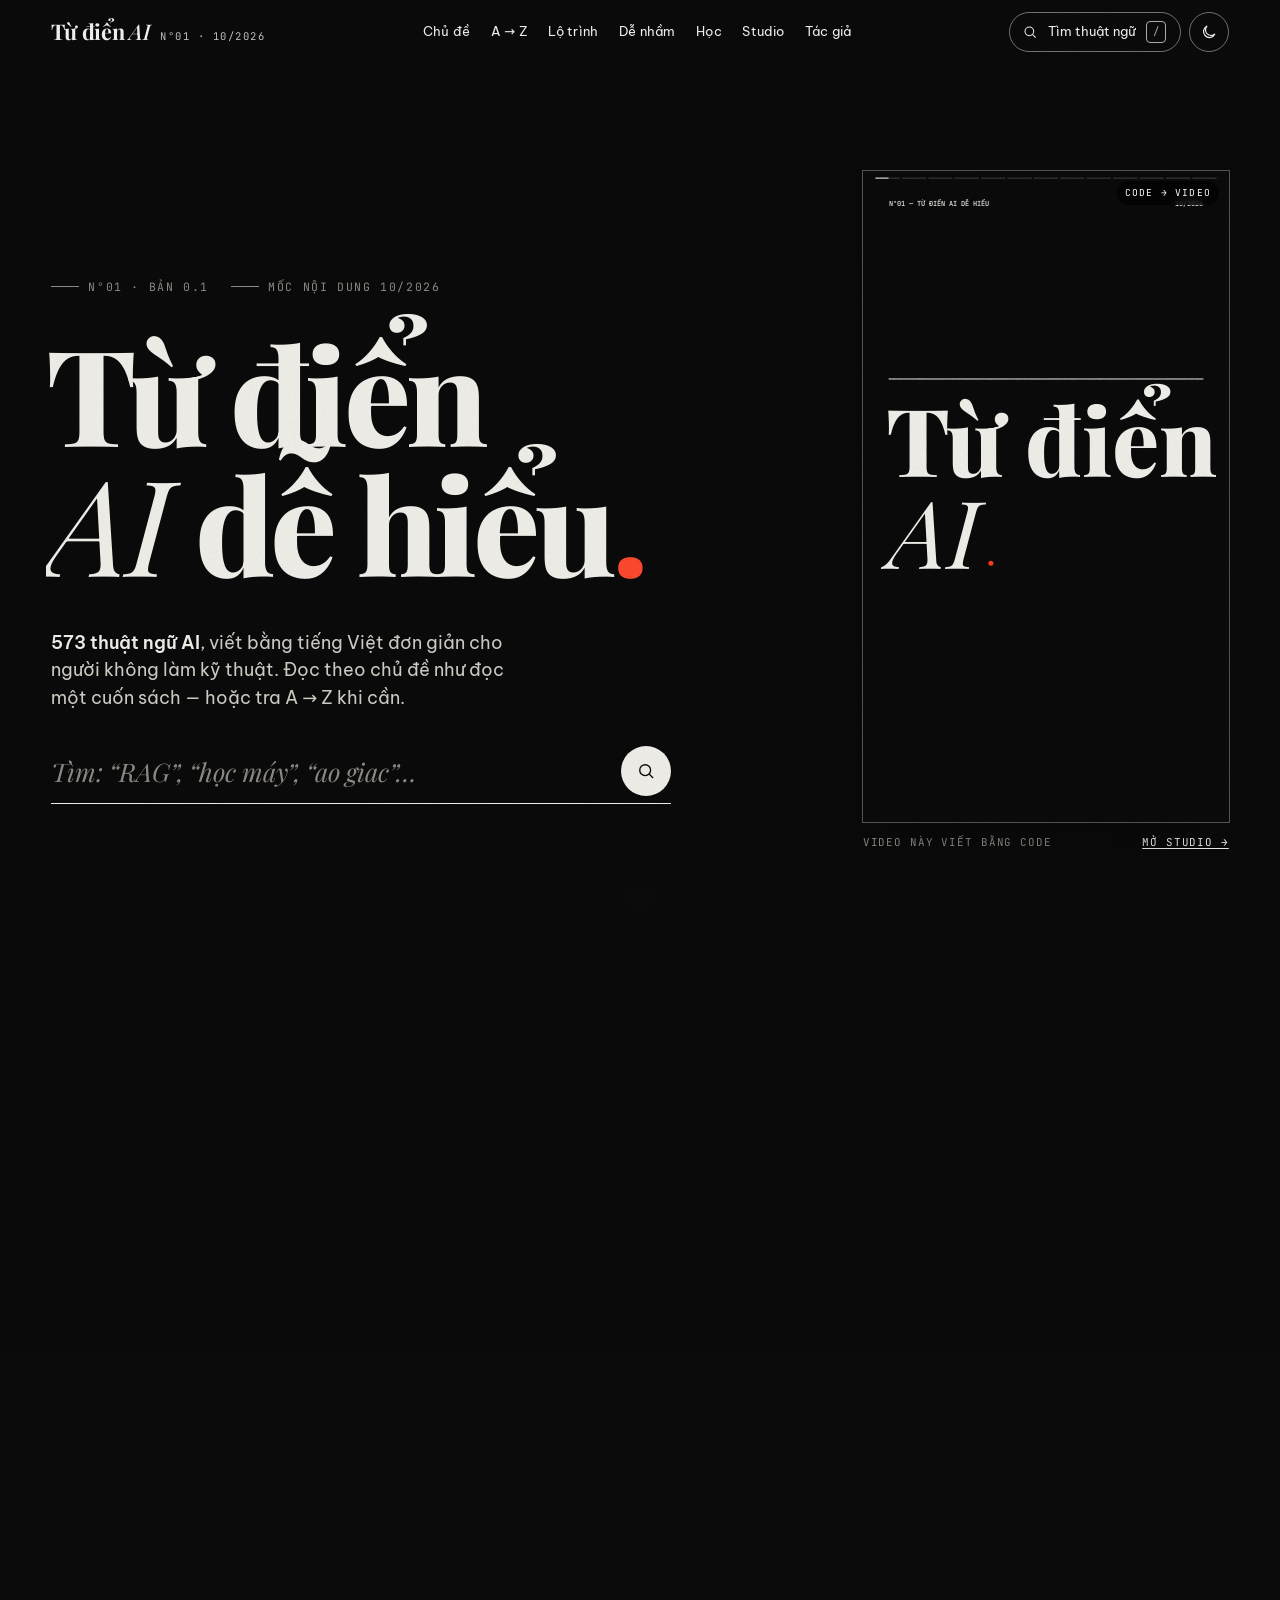
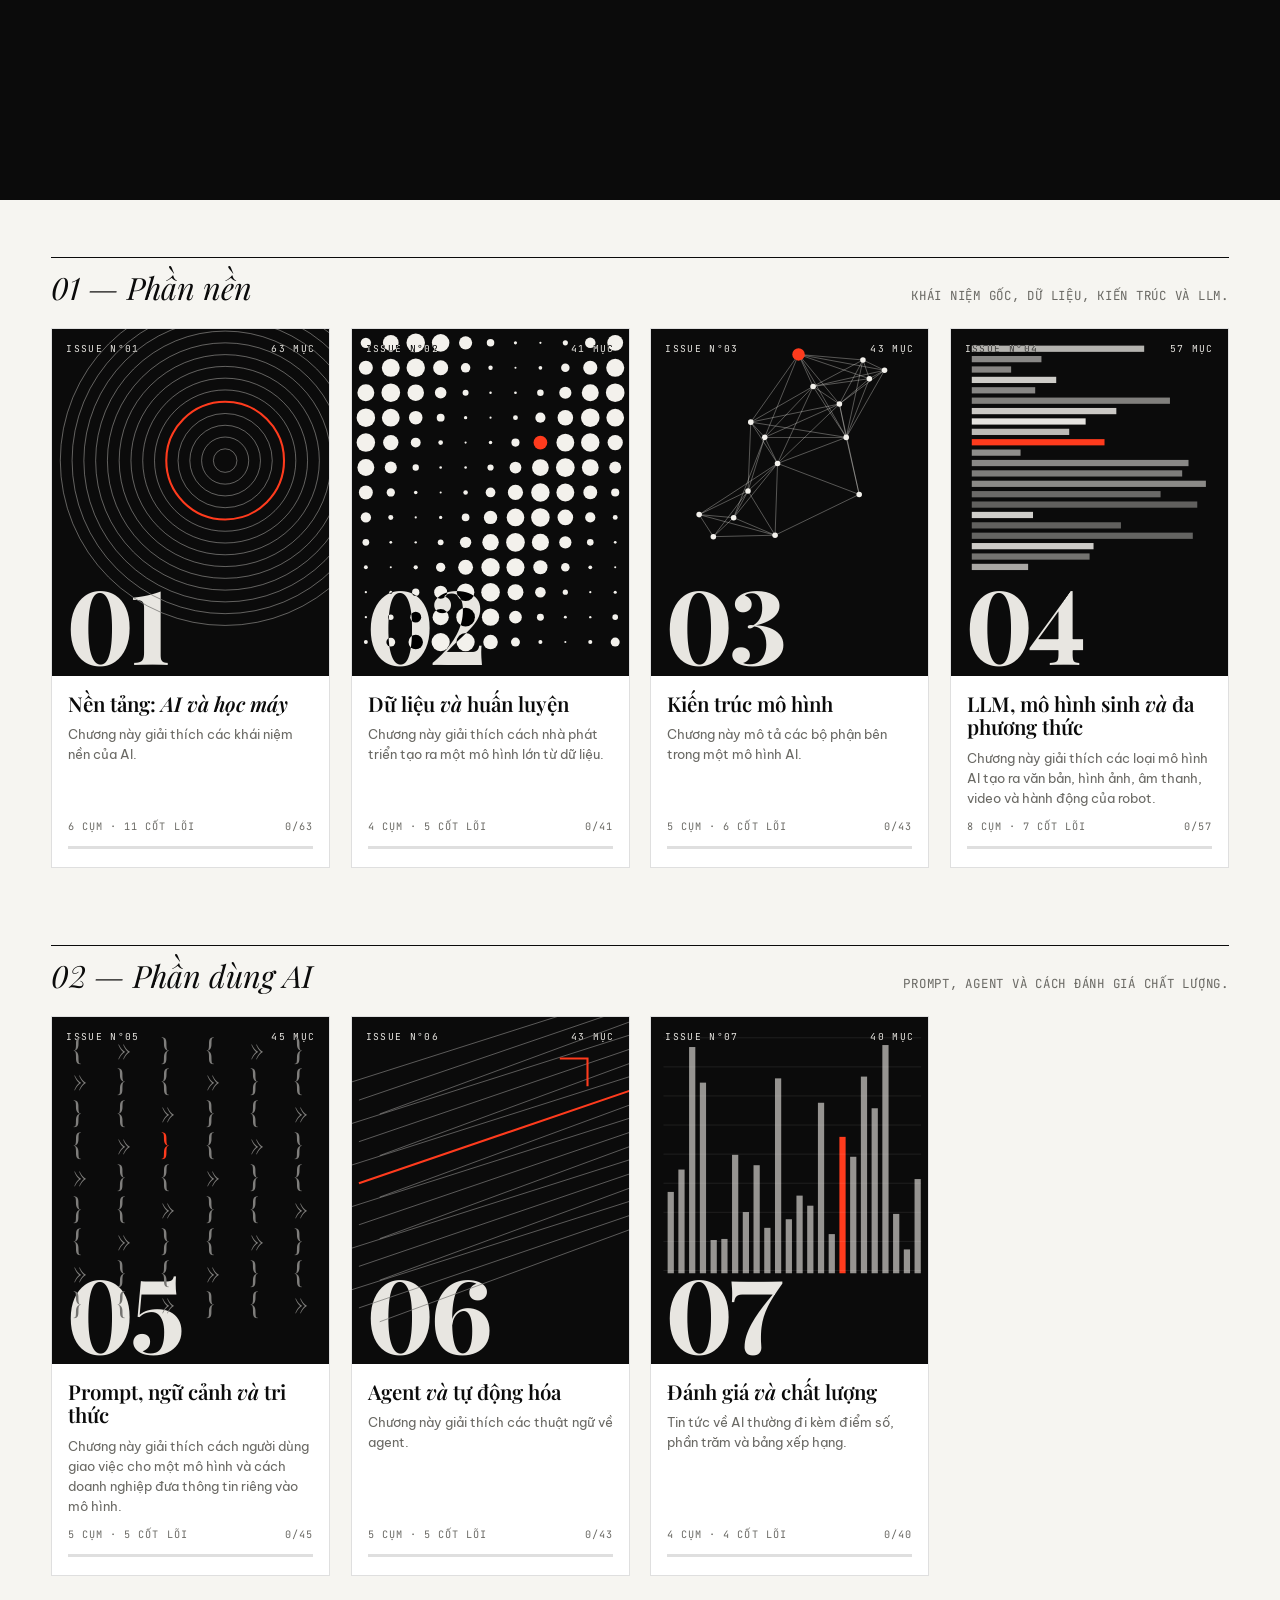
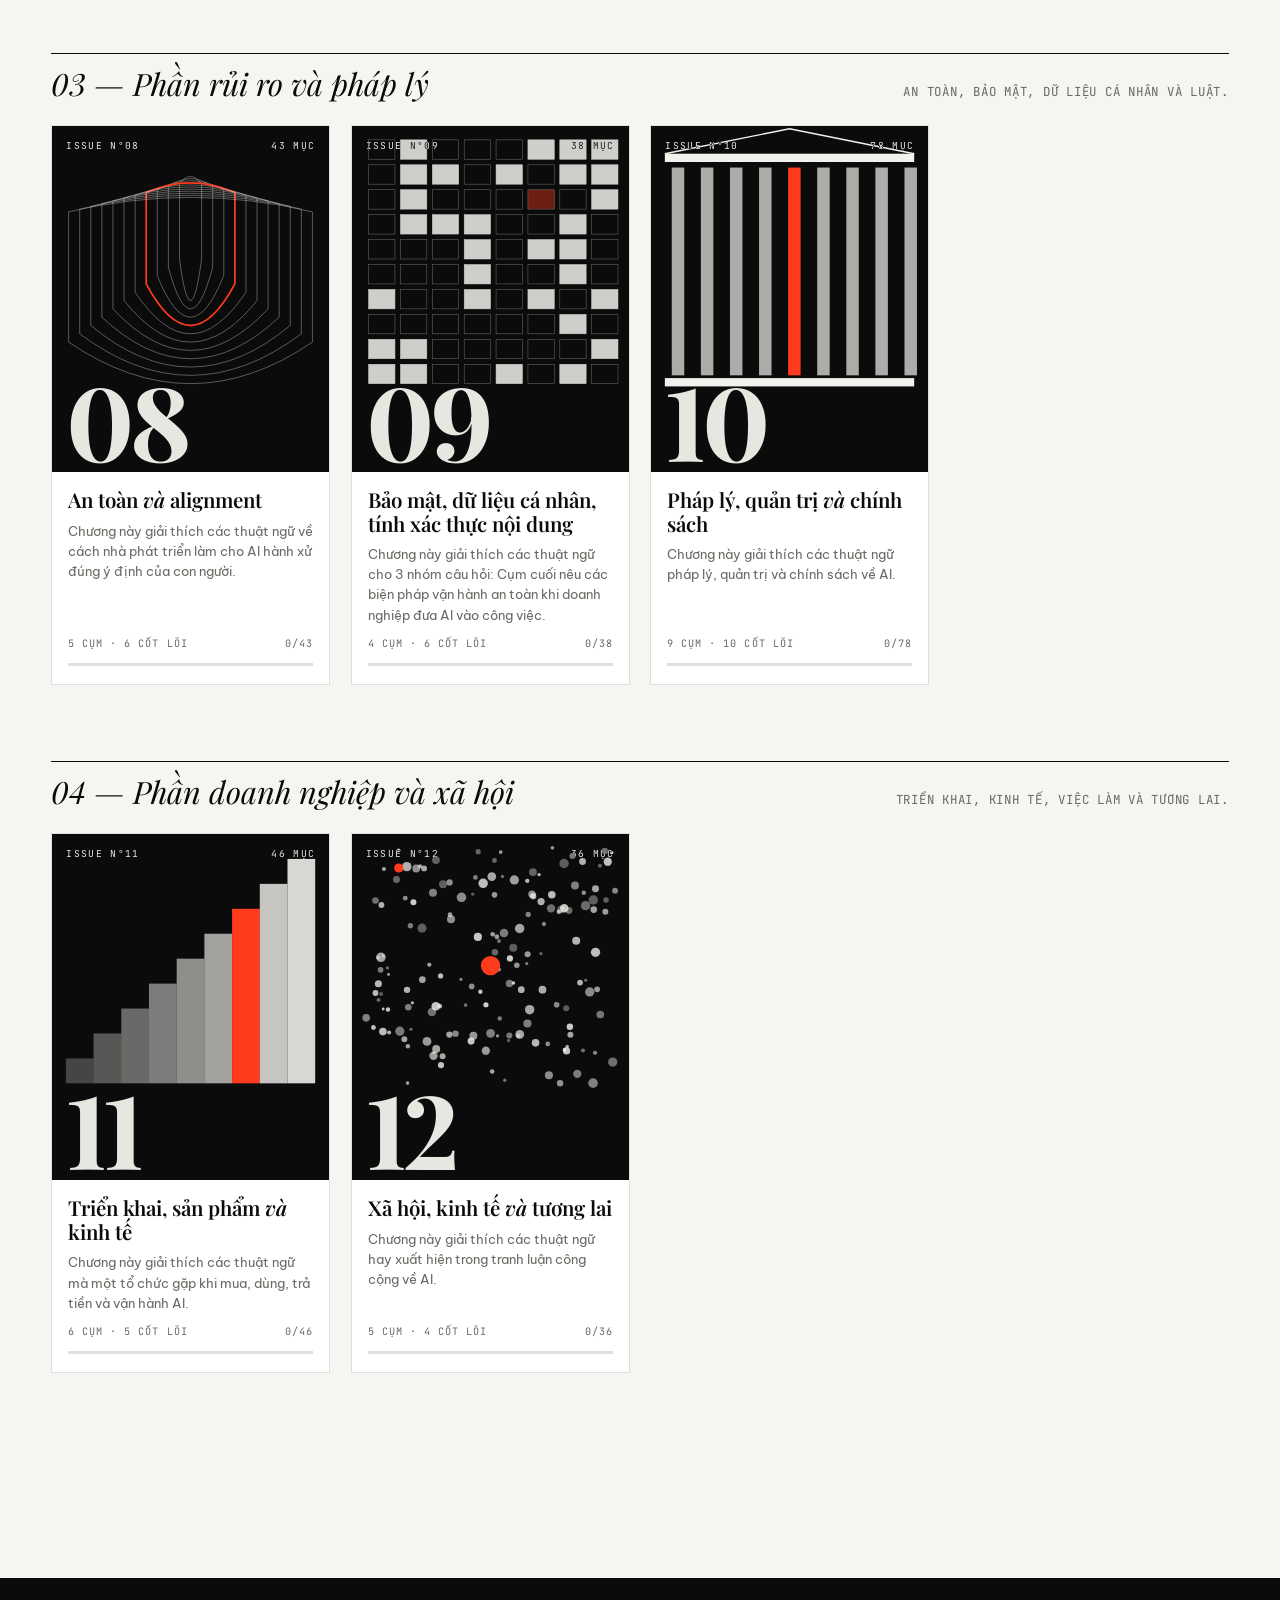
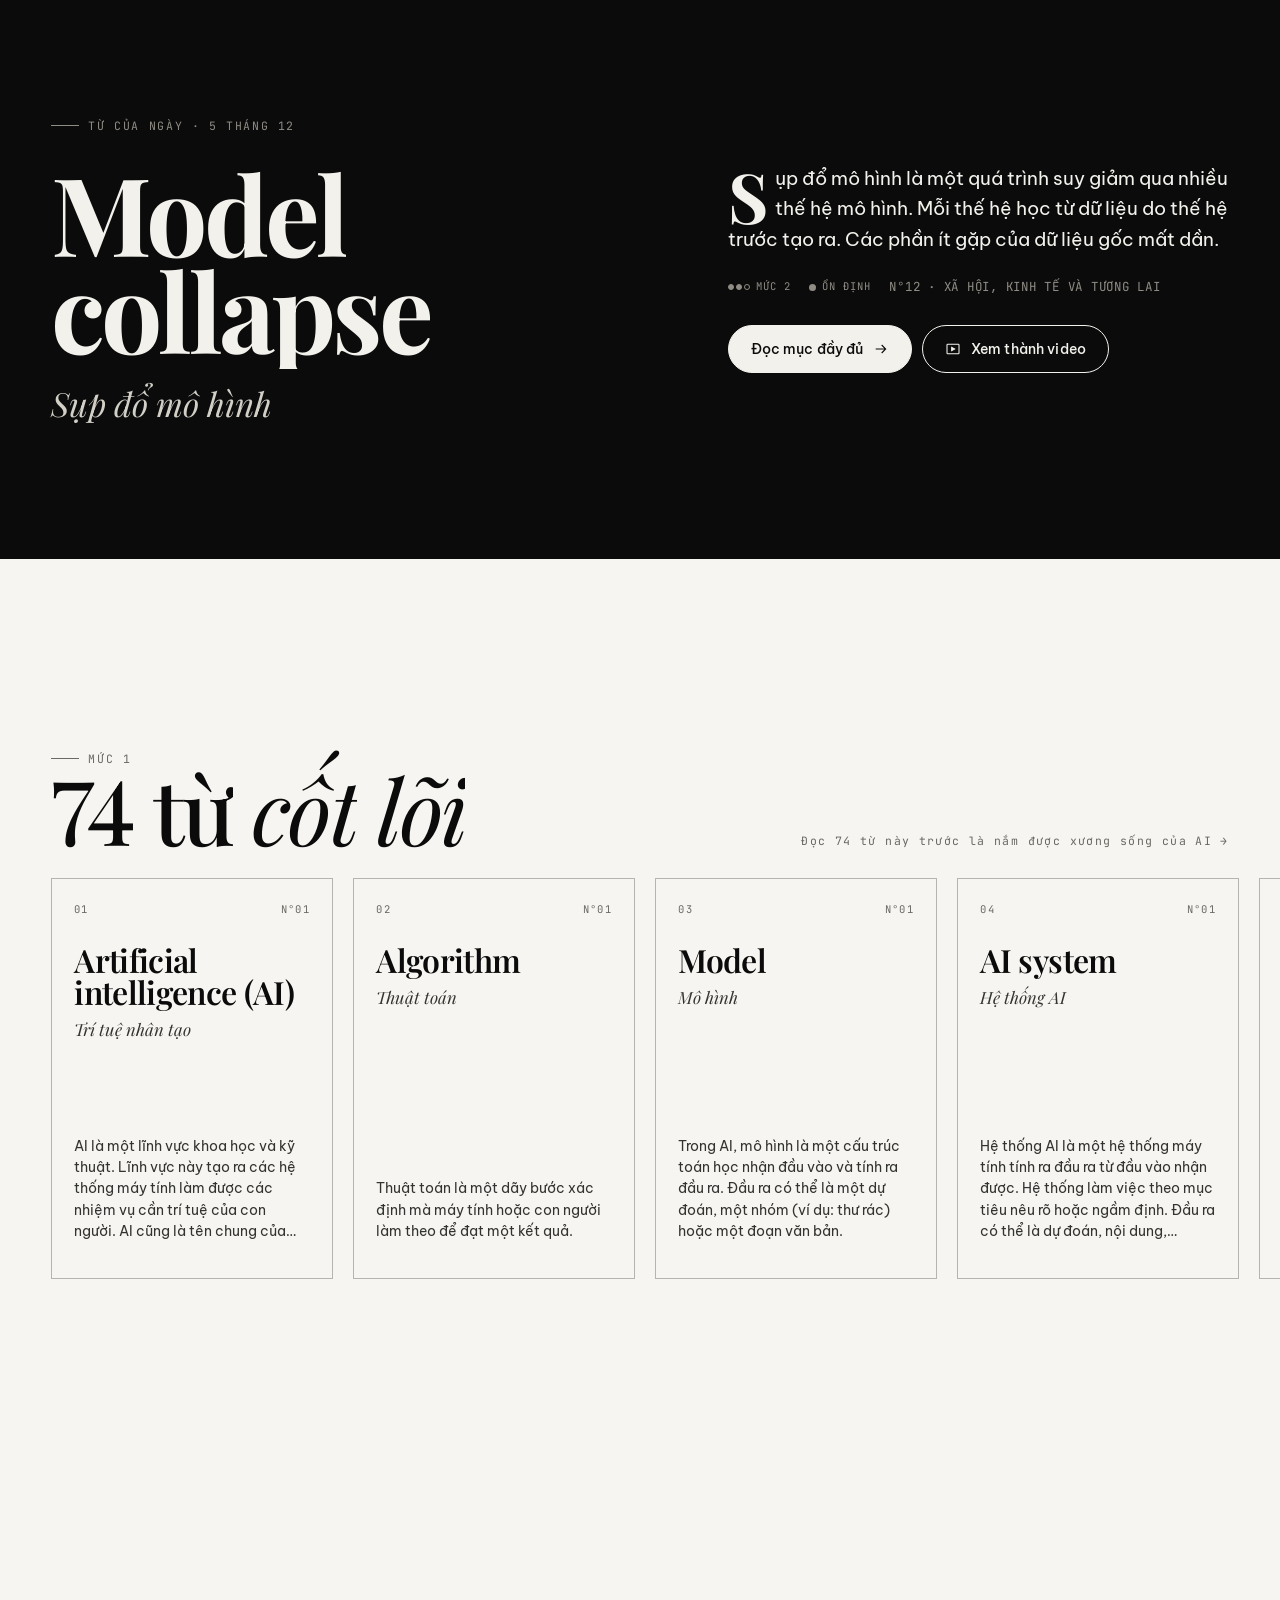
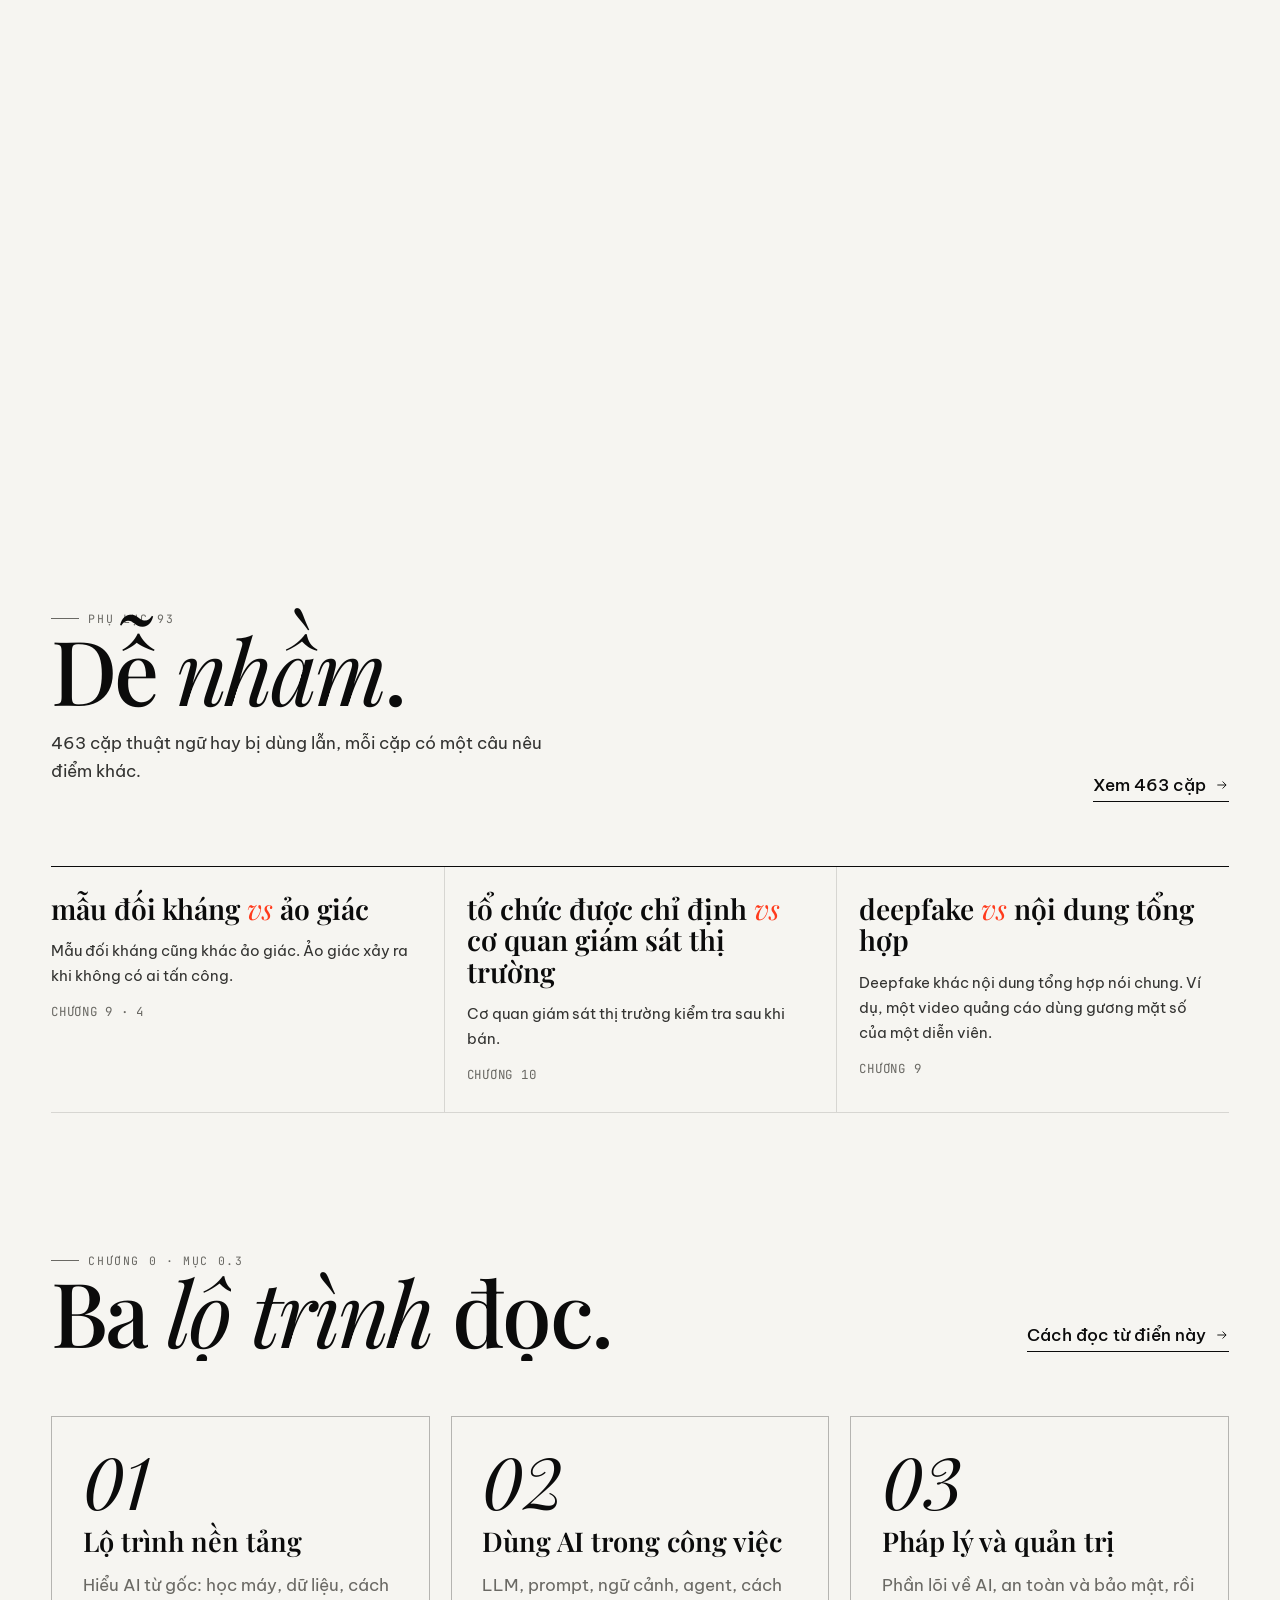
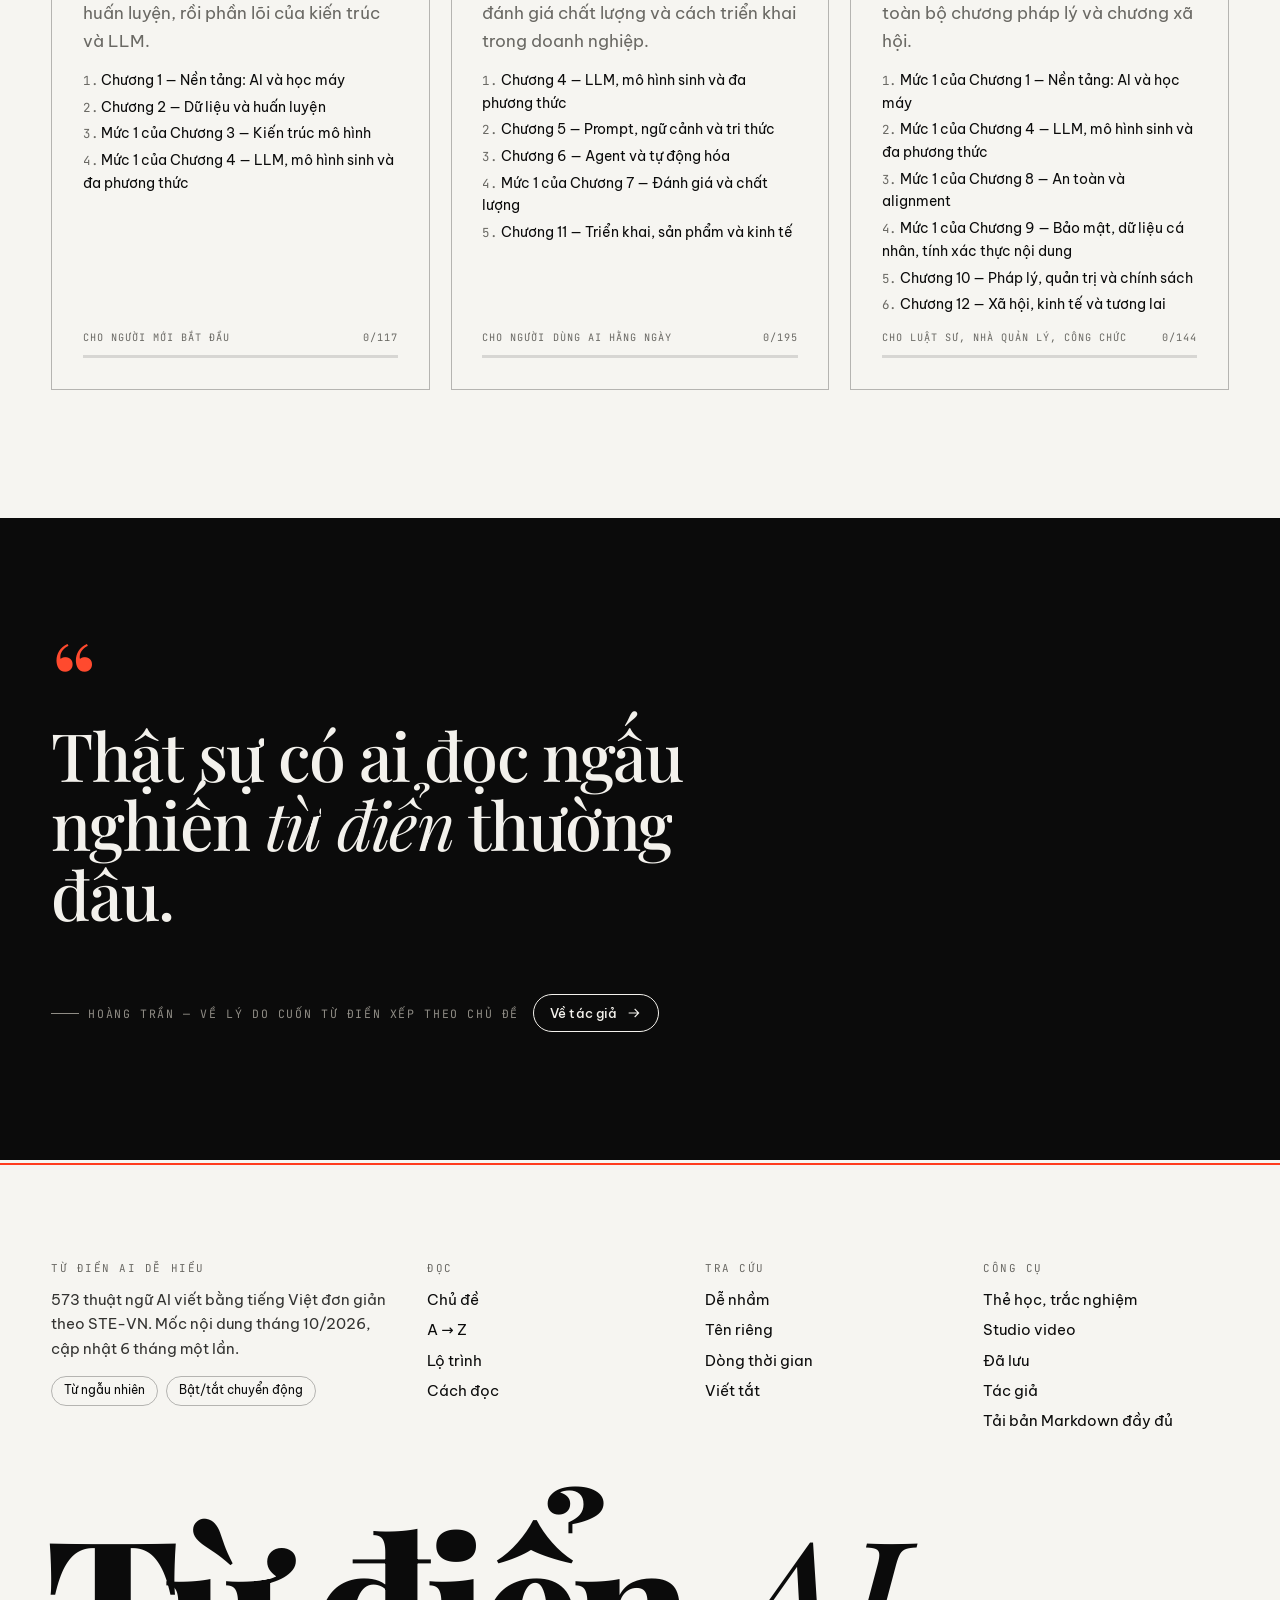
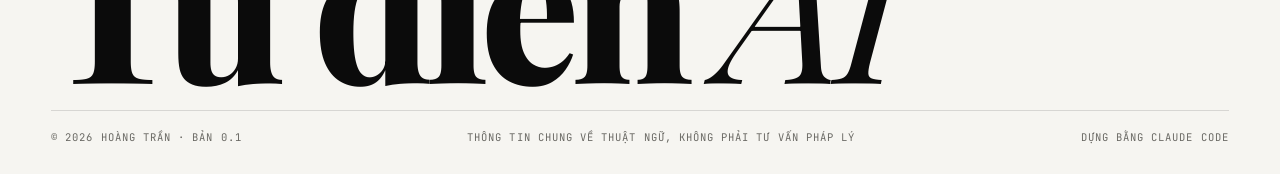
<file: index.html>
<!doctype html>
<html lang="vi">
<head>
  <meta charset="utf-8">
  <meta name="viewport" content="width=device-width, initial-scale=1, viewport-fit=cover">
  <title>Từ điển AI dễ hiểu</title>
  <meta name="description" content="573 thuật ngữ AI giải thích bằng tiếng Việt đơn giản, đọc theo chủ đề như một cuốn sách hoặc tra A → Z. Tác giả: Hoàng Trần.">
  <meta name="author" content="Hoàng Trần">
  <meta name="theme-color" content="#0b0b0b">
  <meta property="og:type" content="website">
  <meta property="og:locale" content="vi_VN">
  <meta property="og:title" content="Từ điển AI dễ hiểu — 573 thuật ngữ, đọc theo chủ đề">
  <meta property="og:description" content="Từ điển AI tiếng Việt: 12 chủ đề, 573 thuật ngữ, lộ trình đọc, thẻ học và video cho từng thuật ngữ.">
  <meta property="og:image" content="assets/img/og.png">
  <meta name="twitter:card" content="summary_large_image">
  <link rel="icon" href="favicon.svg" type="image/svg+xml">
  <link rel="preconnect" href="https://fonts.googleapis.com">
  <link rel="preconnect" href="https://fonts.gstatic.com" crossorigin>
  <link rel="stylesheet" href="https://fonts.googleapis.com/css2?family=Be+Vietnam+Pro:ital,wght@0,300;0,400;0,500;0,600;0,700;1,400&family=JetBrains+Mono:wght@400;500&family=Playfair+Display:ital,wght@0,400..900;1,400..900&display=swap">
  <link rel="stylesheet" href="assets/css/style.css">
  <script>
    /* Đặt giao diện sáng/tối trước khi vẽ trang, tránh nháy màu */
    try {
      var th = JSON.parse(localStorage.getItem('tdai:theme'));
      if (th) document.documentElement.setAttribute('data-theme', th);
      if (JSON.parse(localStorage.getItem('tdai:noMotion'))) document.documentElement.classList.add('no-motion');
    } catch (e) {}
  </script>
</head>
<body>
  <a class="skip" href="#view">Bỏ qua, tới nội dung</a>
  <div class="progress-line" aria-hidden="true"></div>

  <header class="site-header">
    <a class="brand" href="#/" aria-label="Từ điển AI dễ hiểu — trang chủ">
      <span class="brand__mark">Từ điển <em>AI</em></span>
      <span class="brand__issue">N°01 · 10/2026</span>
    </a>
    <nav class="nav" aria-label="Điều hướng chính">
      <a href="#/chu-de">Chủ đề</a>
      <a href="#/a-z">A → Z</a>
      <a href="#/lo-trinh">Lộ trình</a>
      <a href="#/de-nham">Dễ nhầm</a>
      <a href="#/hoc">Học</a>
      <a href="#/studio">Studio</a>
      <a href="#/tac-gia">Tác giả</a>
    </nav>
    <div class="tools">
      <button class="search-btn" data-act="search" aria-label="Tìm kiếm">
        <svg viewBox="0 0 24 24" fill="none" stroke="currentColor" stroke-width="1.6"><circle cx="11" cy="11" r="6.5"/><path d="m16 16 4.5 4.5"/></svg>
        <span>Tìm thuật ngữ</span><span class="kbd">/</span>
      </button>
      <button class="icon-btn" data-act="theme" aria-label="Đổi nền sáng tối"></button>
      <button class="icon-btn menu-btn" data-act="menu" aria-label="Mở menu" aria-expanded="false">
        <svg class="i-open" viewBox="0 0 24 24" fill="none" stroke="currentColor" stroke-width="1.6"><path d="M4 8h16M4 16h16"/></svg>
        <svg class="i-close" viewBox="0 0 24 24" fill="none" stroke="currentColor" stroke-width="1.6"><path d="M6 6l12 12M18 6 6 18"/></svg>
      </button>
    </div>
  </header>

  <div class="menu" aria-label="Menu">
    <nav>
      <a href="#/"><span>Trang chủ</span><small>00</small></a>
      <a href="#/chu-de"><span>Chủ đề</span><small>12</small></a>
      <a href="#/a-z"><span>A → Z</span><small>573</small></a>
      <a href="#/lo-trinh"><span>Lộ trình</span><small>3</small></a>
      <a href="#/de-nham"><span>Dễ nhầm</span><small>463</small></a>
      <a href="#/hoc"><span>Học</span><small>✳</small></a>
      <a href="#/studio"><span>Studio video</span><small>▶</small></a>
      <a href="#/tac-gia"><span>Tác giả</span><small>HT</small></a>
      <a href="#/da-luu"><span>Đã lưu</span><small>♥</small></a>
    </nav>
    <div class="menu__foot"><span>Từ điển AI dễ hiểu · Bản 0.1</span><button data-act="motion">Bật/tắt chuyển động</button></div>
  </div>

  <main id="view" class="view" tabindex="-1">
    <noscript>
      <div class="wrap empty" style="padding-top:140px">
        <h2>Cần bật JavaScript</h2>
        <p>Website này cần JavaScript để hiển thị. Bạn vẫn có thể đọc toàn bộ sách ở dạng văn bản: <a href="content/BOOK.md">content/BOOK.md</a>.</p>
      </div>
    </noscript>
  </main>

  <footer class="site-footer">
    <div class="wrap">
      <div class="footer__grid">
        <div>
          <h4>Từ điển AI dễ hiểu</h4>
          <p style="max-width:34ch;color:var(--ink-2);font-size:.92rem">573 thuật ngữ AI viết bằng tiếng Việt đơn giản theo STE-VN. Mốc nội dung tháng 10/2026, cập nhật 6 tháng một lần.</p>
          <div class="chips" style="margin-top:14px">
            <button class="chip" data-act="random">Từ ngẫu nhiên</button>
            <button class="chip" data-act="motion">Bật/tắt chuyển động</button>
          </div>
        </div>
        <div><h4>Đọc</h4><ul><li><a href="#/chu-de">Chủ đề</a></li><li><a href="#/a-z">A → Z</a></li><li><a href="#/lo-trinh">Lộ trình</a></li><li><a href="#/cach-doc">Cách đọc</a></li></ul></div>
        <div><h4>Tra cứu</h4><ul><li><a href="#/de-nham">Dễ nhầm</a></li><li><a href="#/ten-rieng">Tên riêng</a></li><li><a href="#/dong-thoi-gian">Dòng thời gian</a></li><li><a href="#/viet-tat">Viết tắt</a></li></ul></div>
        <div><h4>Công cụ</h4><ul><li><a href="#/hoc">Thẻ học, trắc nghiệm</a></li><li><a href="#/studio">Studio video</a></li><li><a href="#/da-luu">Đã lưu</a></li><li><a href="#/tac-gia">Tác giả</a></li><li><a href="content/BOOK.md" download="tu-dien-ai-de-hieu.md">Tải bản Markdown đầy đủ</a></li></ul></div>
      </div>
      <div class="footer__word" aria-hidden="true">Từ điển <em>AI</em></div>
      <div class="footer__base">
        <span>© 2026 Hoàng Trần · Bản 0.1</span>
        <span>Thông tin chung về thuật ngữ, không phải tư vấn pháp lý</span>
        <span>Dựng bằng Claude Code</span>
      </div>
    </div>
  </footer>

  <div class="palette" aria-hidden="true" role="dialog" aria-label="Tìm kiếm">
    <div class="palette__veil"></div>
    <div class="palette__box">
      <div class="palette__input">
        <svg viewBox="0 0 24 24" fill="none" stroke="currentColor" stroke-width="1.6"><circle cx="11" cy="11" r="6.5"/><path d="m16 16 4.5 4.5"/></svg>
        <label class="sr-only" for="pal-q">Tìm thuật ngữ</label>
        <input id="pal-q" type="search" autocomplete="off" spellcheck="false" placeholder="Gõ tiếng Anh hoặc tiếng Việt, có dấu hay không đều được">
        <span class="kbd">Esc</span>
      </div>
      <div class="palette__opts">
        <label class="switch"><input type="checkbox" id="pal-full"><span id="pal-full-label">Tìm cả trong nội dung</span></label>
        <span>· Ví dụ: <i>rag</i>, <i>ao giac</i>, <i>eu ai act</i>, <i>dữ liệu cá nhân</i></span>
      </div>
      <div class="palette__results" role="listbox"></div>
      <div class="palette__foot"><span>↑↓ chọn</span><span>Enter mở</span><span>Ctrl K hoặc / để mở</span></div>
    </div>
  </div>

  <div class="peek" aria-hidden="true"></div>
  <div class="curtain" aria-hidden="true"><div class="curtain__label"></div></div>
  <div class="cursor" aria-hidden="true"><span class="cursor__label"></span></div>
  <div class="grain" aria-hidden="true"></div>
  <div class="toast" role="status" aria-live="polite"></div>

  <script src="data/index.js"></script>
  <script src="assets/js/film.js" defer></script>
  <script src="assets/js/app.js" defer></script>
</body>
</html>
</file>
<file: assets/css/style.css>
/* =====================================================================
   Từ điển AI dễ hiểu — giao diện
   Đen và trắng là chủ đạo. Màu nhấn chỉ dùng cho tín hiệu nhỏ.
   ===================================================================== */

/* ---------- 1. Token màu, chữ, khoảng cách ---------- */
:root {
  --paper: #f6f5f1;
  --paper-2: #ecebe5;
  --card: #ffffff;
  --ink: #0b0b0b;
  --ink-2: #333331;
  --ink-3: #6a6964;
  --line: rgba(11, 11, 11, .13);
  --line-2: rgba(11, 11, 11, .28);
  --accent: #ff3b1d;          /* đỏ tín hiệu — chỉ dùng điểm xuyết */
  --accent-ink: #ffffff;
  --danger: #d92d16;
  --caution: #b97a00;
  --note: #2440ff;
  --lime: #d8ff3c;            /* điểm sáng rất nhỏ (dấu đã đọc) */
  --shadow: 0 24px 60px -24px rgba(0, 0, 0, .35);

  --serif: "Playfair Display", "Times New Roman", Georgia, serif;
  --sans: "Be Vietnam Pro", system-ui, -apple-system, "Segoe UI", Roboto, sans-serif;
  --mono: "JetBrains Mono", ui-monospace, "SFMono-Regular", Menlo, Consolas, monospace;

  --gutter: clamp(16px, 4vw, 56px);
  --maxw: 1440px;
  --read: 68ch;
  --radius: 0px;
  --header-h: 64px;
  --ease: cubic-bezier(.2, .7, 0, 1);
  --ease-io: cubic-bezier(.76, 0, .24, 1);
  --fs-body: 1.0625rem;
  color-scheme: light;
}

:root[data-theme="dark"] {
  --paper: #0b0b0b;
  --paper-2: #151514;
  --card: #121211;
  --ink: #f3f1ec;
  --ink-2: #cfccc4;
  --ink-3: #8f8c85;
  --line: rgba(243, 241, 236, .14);
  --line-2: rgba(243, 241, 236, .3);
  --accent: #ff5236;
  --danger: #ff6a52;
  --caution: #ffc24a;
  --note: #8c9bff;
  --shadow: 0 24px 60px -24px rgba(0, 0, 0, .8);
  color-scheme: dark;
}

@media (prefers-color-scheme: dark) {
  :root:not([data-theme="light"]) {
    --paper: #0b0b0b;
    --paper-2: #151514;
    --card: #121211;
    --ink: #f3f1ec;
    --ink-2: #cfccc4;
    --ink-3: #8f8c85;
    --line: rgba(243, 241, 236, .14);
    --line-2: rgba(243, 241, 236, .3);
    --accent: #ff5236;
    --danger: #ff6a52;
    --caution: #ffc24a;
    --note: #8c9bff;
    --shadow: 0 24px 60px -24px rgba(0, 0, 0, .8);
    color-scheme: dark;
  }
}

/* Mặt đảo màu: nền mực, chữ giấy — tạo nhịp đen/trắng kiểu tạp chí */
.inverse {
  --paper: #0b0b0b;
  --paper-2: #161615;
  --card: #141413;
  --ink: #f3f1ec;
  --ink-2: #d2cfc7;
  --ink-3: #8f8c85;
  --line: rgba(243, 241, 236, .16);
  --line-2: rgba(243, 241, 236, .32);
  --accent: #ff4a2e;
  background: var(--paper);
  color: var(--ink);
}

:root[data-theme="dark"] .inverse {
  --paper: #f3f1ec;
  --paper-2: #e6e3dc;
  --card: #ffffff;
  --ink: #0b0b0b;
  --ink-2: #333331;
  --ink-3: #6a6964;
  --line: rgba(11, 11, 11, .14);
  --line-2: rgba(11, 11, 11, .3);
}

@media (prefers-color-scheme: dark) {
  :root:not([data-theme="light"]) .inverse {
    --paper: #f3f1ec;
    --paper-2: #e6e3dc;
    --card: #ffffff;
    --ink: #0b0b0b;
    --ink-2: #333331;
    --ink-3: #6a6964;
    --line: rgba(11, 11, 11, .14);
    --line-2: rgba(11, 11, 11, .3);
  }
}

/* ---------- 2. Nền tảng ---------- */
*, *::before, *::after { box-sizing: border-box; }
html { -webkit-text-size-adjust: 100%; scroll-behavior: auto; }
html[data-size="s"] { --fs-body: 1rem; }
html[data-size="l"] { --fs-body: 1.1875rem; }
body {
  margin: 0;
  background: var(--paper);
  color: var(--ink);
  font-family: var(--sans);
  font-size: var(--fs-body);
  line-height: 1.65;
  font-weight: 400;
  font-variant-numeric: lining-nums;
  text-rendering: optimizeLegibility;
  -webkit-font-smoothing: antialiased;
  overflow-x: hidden;
  transition: background-color .5s var(--ease), color .5s var(--ease);
}
img, svg, canvas, video { display: block; max-width: 100%; }
a { color: inherit; text-decoration-thickness: 1px; text-underline-offset: .18em; }
button, input, select, textarea { font: inherit; color: inherit; }
button { cursor: pointer; background: none; border: 0; padding: 0; }
::selection { background: var(--ink); color: var(--paper); }
:focus-visible { outline: 2px solid var(--accent); outline-offset: 3px; }
h1, h2, h3, h4 { margin: 0; font-weight: 400; line-height: 1.05; }
p { margin: 0 0 1em; }
hr { border: 0; border-top: 1px solid var(--line); margin: 0; }
.sr-only { position: absolute !important; width: 1px; height: 1px; overflow: hidden; clip: rect(0 0 0 0); white-space: nowrap; }
.skip { position: absolute; left: 12px; top: -60px; z-index: 200; background: var(--ink); color: var(--paper); padding: 10px 14px; }
.skip:focus { top: 12px; }

.serif { font-family: var(--serif); }
.mono { font-family: var(--mono); font-size: .78rem; letter-spacing: .06em; text-transform: uppercase; }
.it { font-style: italic; }
.muted { color: var(--ink-3); }
.wrap { width: 100%; max-width: var(--maxw); margin: 0 auto; padding: 0 var(--gutter); }
.kicker { font-family: var(--mono); font-size: .72rem; letter-spacing: .14em; text-transform: uppercase; color: var(--ink-3); display: inline-flex; gap: .8em; align-items: center; }
.kicker::before { content: ""; width: 28px; height: 1px; background: currentColor; display: inline-block; }
.dot-accent { display: inline-block; width: .42em; height: .42em; border-radius: 50%; background: var(--accent); vertical-align: middle; }

/* Hạt nhiễu phim, rất nhẹ */
.grain {
  position: fixed; inset: -50%; z-index: 90; pointer-events: none; opacity: .06;
  background-image: url("data:image/svg+xml;utf8,<svg xmlns='http://www.w3.org/2000/svg' width='220' height='220'><filter id='n'><feTurbulence type='fractalNoise' baseFrequency='.85' numOctaves='3' stitchTiles='stitch'/><feColorMatrix values='0 0 0 0 0  0 0 0 0 0  0 0 0 0 0  0 0 0 .9 0'/></filter><rect width='100%' height='100%' filter='url(%23n)'/></svg>");
  animation: grain 1.2s steps(6) infinite;
}
@keyframes grain {
  0% { transform: translate(0, 0); } 20% { transform: translate(-3%, 2%); } 40% { transform: translate(2%, -3%); }
  60% { transform: translate(-2%, -1%); } 80% { transform: translate(3%, 3%); } 100% { transform: translate(0, 0); }
}

/* ---------- 3. Header ---------- */
.site-header {
  position: fixed; inset: 0 0 auto 0; z-index: 80; height: var(--header-h);
  display: flex; align-items: center; justify-content: space-between; gap: 16px;
  padding: 0 var(--gutter);
  color: #fff; mix-blend-mode: difference;
  transition: transform .45s var(--ease);
}
.site-header.is-hidden { transform: translateY(-100%); }
.brand { display: inline-flex; align-items: baseline; gap: .55em; text-decoration: none; white-space: nowrap; }
.brand__mark { font-family: var(--serif); font-size: 1.35rem; font-weight: 700; letter-spacing: -.01em; }
.brand__mark em { font-weight: 500; }
.brand__issue { font-family: var(--mono); font-size: .66rem; letter-spacing: .14em; text-transform: uppercase; opacity: .8; }
.nav { display: flex; gap: clamp(12px, 1.6vw, 26px); align-items: center; }
.nav a { font-size: .82rem; text-decoration: none; letter-spacing: .02em; position: relative; padding: 4px 0; }
.nav a::after { content: ""; position: absolute; left: 0; right: 0; bottom: -2px; height: 1px; background: currentColor; transform: scaleX(0); transform-origin: right; transition: transform .45s var(--ease); }
.nav a:hover::after, .nav a.is-active::after { transform: scaleX(1); transform-origin: left; }
.tools { display: flex; align-items: center; gap: 8px; }
.icon-btn { width: 40px; height: 40px; display: inline-grid; place-items: center; border-radius: 50%; border: 1px solid rgba(255, 255, 255, .45); transition: background .3s, color .3s; }
.icon-btn:hover { background: #fff; color: #000; }
.icon-btn svg { width: 18px; height: 18px; }
.search-btn { display: inline-flex; align-items: center; gap: 10px; height: 40px; padding: 0 14px 0 12px; border-radius: 40px; border: 1px solid rgba(255, 255, 255, .45); font-size: .8rem; transition: background .3s, color .3s; }
.search-btn:hover { background: #fff; color: #000; }
.search-btn svg { width: 16px; height: 16px; }
.kbd { font-family: var(--mono); font-size: .66rem; border: 1px solid currentColor; padding: 1px 6px; border-radius: 4px; opacity: .7; }
.menu-btn { display: none; }
.menu-btn .i-close { display: none; }
.menu-open .menu-btn .i-close { display: block; }
.menu-open .menu-btn .i-open { display: none; }
.menu-open .site-header { transform: none !important; }

/* Menu toàn màn hình (di động) */
.menu {
  position: fixed; inset: 0; z-index: 70; background: #0b0b0b; color: #f3f1ec;
  display: flex; flex-direction: column; justify-content: space-between; padding: 88px var(--gutter) 32px;
  clip-path: inset(0 0 100% 0); transition: clip-path .7s var(--ease-io); visibility: hidden;
}
.menu.is-open { clip-path: inset(0 0 0 0); visibility: visible; }
.menu nav { display: flex; flex-direction: column; }
.menu nav a { font-family: var(--serif); font-size: clamp(2.2rem, 9vw, 4.5rem); line-height: 1.08; text-decoration: none; display: flex; align-items: baseline; gap: .4em; overflow: hidden; }
.menu nav a span { display: inline-block; transform: translateY(110%); transition: transform .8s var(--ease); }
.menu nav a small { font-family: var(--mono); font-size: .7rem; opacity: .5; transform: translateY(110%); transition: transform .8s var(--ease); }
.menu.is-open nav a span, .menu.is-open nav a small { transform: none; }
.menu nav a:nth-child(2) span, .menu nav a:nth-child(2) small { transition-delay: .04s; }
.menu nav a:nth-child(3) span, .menu nav a:nth-child(3) small { transition-delay: .08s; }
.menu nav a:nth-child(4) span, .menu nav a:nth-child(4) small { transition-delay: .12s; }
.menu nav a:nth-child(5) span, .menu nav a:nth-child(5) small { transition-delay: .16s; }
.menu nav a:nth-child(6) span, .menu nav a:nth-child(6) small { transition-delay: .2s; }
.menu nav a:nth-child(7) span, .menu nav a:nth-child(7) small { transition-delay: .24s; }
.menu nav a:nth-child(8) span, .menu nav a:nth-child(8) small { transition-delay: .28s; }
.menu nav a:nth-child(9) span, .menu nav a:nth-child(9) small { transition-delay: .32s; }
.menu__foot { display: flex; justify-content: space-between; gap: 16px; font-family: var(--mono); font-size: .7rem; letter-spacing: .1em; text-transform: uppercase; opacity: .7; flex-wrap: wrap; }

/* ---------- 4. Nút, chip, nhãn ---------- */
.btn {
  --b: var(--ink); --f: var(--paper);
  display: inline-flex; align-items: center; gap: .7em; height: 48px; padding: 0 22px;
  border: 1px solid var(--b); background: var(--b); color: var(--f);
  font-size: .86rem; font-weight: 500; letter-spacing: .01em; text-decoration: none;
  position: relative; overflow: hidden; isolation: isolate; border-radius: 48px;
  transition: color .45s var(--ease), transform .3s var(--ease);
}
.btn::before { content: ""; position: absolute; inset: 0; background: var(--accent); transform: translateY(101%); transition: transform .5s var(--ease); z-index: -1; border-radius: inherit; }
.btn:hover::before { transform: none; }
.btn:hover { color: #fff; border-color: var(--accent); }
.btn--ghost { background: transparent; color: var(--ink); }
.btn--sm { height: 38px; padding: 0 16px; font-size: .8rem; }
.btn svg { width: 16px; height: 16px; }
.btn[disabled] { opacity: .45; pointer-events: none; }
.link-arrow { display: inline-flex; align-items: center; gap: .5em; text-decoration: none; font-weight: 500; border-bottom: 1px solid currentColor; padding-bottom: 2px; }
.link-arrow svg { width: 14px; height: 14px; transition: transform .4s var(--ease); }
.link-arrow:hover svg { transform: translateX(4px); }

.chip { display: inline-flex; align-items: center; gap: .45em; height: 30px; padding: 0 12px; border: 1px solid var(--line-2); border-radius: 30px; font-size: .78rem; text-decoration: none; white-space: nowrap; transition: background .25s, color .25s, border-color .25s; background: transparent; }
.chip:hover { border-color: var(--ink); }
.chip.is-on, .chip[aria-pressed="true"] { background: var(--ink); color: var(--paper); border-color: var(--ink); }
.chip small { font-family: var(--mono); font-size: .66rem; opacity: .6; }
.chips { display: flex; flex-wrap: wrap; gap: 8px; }

.tier { display: inline-flex; align-items: center; gap: 6px; font-family: var(--mono); font-size: .66rem; letter-spacing: .1em; text-transform: uppercase; }
.tier i { display: inline-flex; gap: 2px; }
.tier i b { width: 6px; height: 6px; border-radius: 50%; border: 1px solid currentColor; }
.tier[data-m="1"] i b:nth-child(-n+3), .tier[data-m="2"] i b:nth-child(-n+2), .tier[data-m="3"] i b:nth-child(1) { background: currentColor; }
.status { font-family: var(--mono); font-size: .66rem; letter-spacing: .1em; text-transform: uppercase; display: inline-flex; align-items: center; gap: 6px; }
.status::before { content: ""; width: 7px; height: 7px; border-radius: 50%; background: var(--ink-3); }
.status[data-s="dang-bien-doi"]::before { background: var(--accent); box-shadow: 0 0 0 3px color-mix(in srgb, var(--accent) 25%, transparent); animation: pulse 2s infinite; }
.status[data-s="lich-su"]::before { background: transparent; border: 1px solid var(--ink-3); }
@keyframes pulse { 50% { box-shadow: 0 0 0 6px transparent; } }
.abbr-pill { font-family: var(--mono); font-size: .72rem; letter-spacing: .06em; padding: 2px 8px; border: 1px solid currentColor; border-radius: 20px; }

/* ---------- 5. Trang chủ — hero ---------- */
.hero { min-height: 100svh; position: relative; overflow: hidden; display: flex; align-items: stretch; }
.hero__grid { display: grid; grid-template-columns: minmax(0, 1.35fr) minmax(0, .65fr); gap: clamp(24px, 4vw, 72px); align-items: end; width: 100%; padding-top: calc(var(--header-h) + 36px); padding-bottom: 48px; }
.hero__meta { display: flex; gap: 22px; flex-wrap: wrap; margin-bottom: clamp(18px, 3vw, 36px); }
.hero__title { font-family: var(--serif); font-weight: 800; font-size: clamp(4.2rem, 10.4vw, 11rem); line-height: .9; letter-spacing: -.035em; margin-left: -.04em; }
.hero__title .line { display: block; overflow: hidden; padding: .24em 0 .08em; margin-top: -.24em; white-space: nowrap; }
.hero__title .line > span { display: inline-block; transform: translateY(105%); transition: transform 1.3s var(--ease); }
.hero__title em { font-weight: 400; font-style: italic; letter-spacing: -.02em; }
.hero__title .accent-dot { color: var(--accent); }
.is-loaded .hero__title .line > span { transform: none; }
.is-loaded .hero__title .line:nth-child(2) > span { transition-delay: .12s; }
.hero__lead { max-width: 38ch; font-size: clamp(1.05rem, 1.4vw, 1.25rem); line-height: 1.55; color: var(--ink-2); margin: clamp(22px, 3vw, 36px) 0 26px; }
.hero__lead b { color: var(--ink); font-weight: 600; }
.hero-search { position: relative; max-width: 620px; }
.hero-search input {
  width: 100%; height: 66px; background: transparent; border: 0; border-bottom: 1px solid var(--ink);
  font-family: var(--serif); font-size: clamp(1.25rem, 2vw, 1.75rem); font-style: italic; padding: 0 64px 0 0; outline: none;
}
.hero-search input::placeholder { color: var(--ink-3); }
.hero-search button { position: absolute; right: 0; top: 50%; transform: translateY(-50%); width: 50px; height: 50px; border-radius: 50%; background: var(--ink); color: var(--paper); display: grid; place-items: center; transition: background .3s; }
.hero-search button:hover { background: var(--accent); color: #fff; }
.hero-search button svg { width: 20px; height: 20px; }
.hero__quick { display: flex; flex-wrap: wrap; gap: 8px; margin-top: 18px; }
.hero__film { justify-self: end; width: min(100%, 400px); }
.hero__scroll { position: absolute; left: var(--gutter); bottom: 18px; display: none; }

/* ---------- 6. Khung phát video code ---------- */
.film { position: relative; background: #000; overflow: hidden; aspect-ratio: 9 / 16; box-shadow: var(--shadow); outline: 1px solid var(--line-2); outline-offset: 0; }
.film canvas { width: 100%; height: 100%; display: block; }
.film__bar { position: absolute; left: 0; right: 0; bottom: 0; display: flex; align-items: center; gap: 10px; padding: 10px 12px; background: linear-gradient(transparent, rgba(0, 0, 0, .65)); color: #fff; opacity: 0; transition: opacity .3s; }
.film:hover .film__bar, .film:focus-within .film__bar, .film.is-paused .film__bar { opacity: 1; }
.film__bar button { width: 30px; height: 30px; display: grid; place-items: center; }
.film__bar svg { width: 16px; height: 16px; }
.film__time { font-family: var(--mono); font-size: .66rem; letter-spacing: .06em; min-width: 76px; }
.film__range { flex: 1; accent-color: #fff; height: 2px; }
.film__tag { position: absolute; top: 10px; right: 10px; font-family: var(--mono); font-size: .6rem; letter-spacing: .12em; text-transform: uppercase; color: #fff; background: rgba(0, 0, 0, .55); padding: 4px 8px; border-radius: 20px; backdrop-filter: blur(6px); }
.film-caption { display: flex; justify-content: space-between; gap: 12px; margin-top: 12px; font-family: var(--mono); font-size: .68rem; letter-spacing: .08em; text-transform: uppercase; color: var(--ink-3); }
.film-caption a { color: var(--ink); }

/* ---------- 7. Băng chữ chạy ---------- */
.marquee { overflow: hidden; border-block: 1px solid var(--line); background: var(--paper); position: relative; }
.marquee__track { display: flex; width: max-content; animation: marquee var(--dur, 60s) linear infinite; }
.marquee--rev .marquee__track { animation-direction: reverse; }
.marquee:hover .marquee__track { animation-play-state: paused; }
.marquee__item { display: inline-flex; align-items: center; gap: .55em; padding: 18px 0; font-family: var(--serif); font-size: clamp(1.6rem, 3.4vw, 3rem); white-space: nowrap; text-decoration: none; }
.marquee__item:nth-child(odd) { font-style: italic; font-weight: 400; }
.marquee__item:nth-child(even) { font-weight: 700; }
.marquee__item::after { content: "✳"; font-size: .5em; color: var(--accent); margin: 0 .9em; font-style: normal; }
.marquee__item:hover { color: var(--accent); }
@keyframes marquee { to { transform: translateX(-50%); } }

/* ---------- 8. Khối nội dung chung ---------- */
.section { padding: clamp(72px, 10vw, 150px) 0; position: relative; }
.section--tight { padding: clamp(48px, 6vw, 90px) 0; }
.section-head { display: grid; grid-template-columns: minmax(0, 1fr) auto; gap: 24px; align-items: end; margin-bottom: clamp(32px, 5vw, 64px); }
.section-title { font-family: var(--serif); font-size: clamp(2.6rem, 7vw, 6.6rem); line-height: .92; letter-spacing: -.03em; font-weight: 500; }
.section-title em { font-style: italic; font-weight: 400; }
.section-sub { max-width: 46ch; color: var(--ink-2); margin-top: 18px; }

/* Số liệu lớn */
.stats { display: grid; grid-template-columns: repeat(4, minmax(0, 1fr)); border-top: 1px solid var(--line); }
.stat { padding: 28px 20px 26px 0; border-right: 1px solid var(--line); }
.stat:last-child { border-right: 0; }
.stat + .stat { padding-left: 20px; }
.stat__n { font-family: var(--serif); font-weight: 700; font-size: clamp(2.8rem, 6vw, 5.6rem); line-height: 1; letter-spacing: -.03em; font-variant-numeric: tabular-nums; }
.stat__l { font-family: var(--mono); font-size: .7rem; letter-spacing: .12em; text-transform: uppercase; color: var(--ink-3); margin-top: 10px; }

/* Bìa chủ đề kiểu "Issue" */
.part { margin-bottom: clamp(40px, 6vw, 80px); }
.part__head { display: flex; justify-content: space-between; align-items: baseline; gap: 16px; border-top: 1px solid var(--ink); padding-top: 14px; margin-bottom: 22px; }
.part__head h3 { font-family: var(--serif); font-size: clamp(1.4rem, 2.4vw, 2rem); font-style: italic; }
.covers { display: grid; grid-template-columns: repeat(4, minmax(0, 1fr)); gap: clamp(12px, 1.6vw, 24px); }
.cover { position: relative; display: flex; flex-direction: column; text-decoration: none; background: var(--card); border: 1px solid var(--line); overflow: hidden; isolation: isolate; transition: transform .6s var(--ease), box-shadow .6s var(--ease); }
.cover:hover { transform: translateY(-6px); box-shadow: var(--shadow); }
.cover__art { aspect-ratio: 4 / 5; position: relative; overflow: hidden; background: #0b0b0b; color: #f3f1ec; }
.cover__art svg { width: 100%; height: 100%; transition: transform 1.4s var(--ease); }
.cover:hover .cover__art svg { transform: scale(1.08) rotate(-1.5deg); }
.cover__n { position: absolute; left: 14px; bottom: 6px; font-family: var(--serif); font-weight: 800; font-size: clamp(4rem, 8vw, 7.5rem); line-height: .9; letter-spacing: -.04em; color: #f3f1ec; mix-blend-mode: difference; }
.cover__issue { position: absolute; top: 12px; left: 14px; right: 14px; display: flex; justify-content: space-between; font-family: var(--mono); font-size: .6rem; letter-spacing: .14em; text-transform: uppercase; color: #f3f1ec; mix-blend-mode: difference; }
.cover__body { padding: 16px 16px 18px; display: flex; flex-direction: column; gap: 10px; flex: 1; }
.cover__title { font-family: var(--serif); font-size: clamp(1.15rem, 1.6vw, 1.45rem); line-height: 1.15; font-weight: 600; }
.cover__lead { font-size: .84rem; color: var(--ink-3); line-height: 1.5; margin: 0; }
.cover__foot { margin-top: auto; display: flex; justify-content: space-between; align-items: center; gap: 8px; font-family: var(--mono); font-size: .64rem; letter-spacing: .1em; text-transform: uppercase; color: var(--ink-3); }
.meter { height: 3px; background: var(--line); position: relative; overflow: hidden; }
.meter i { position: absolute; inset: 0 auto 0 0; background: var(--ink); width: var(--p, 0%); transition: width 1s var(--ease); }
.meter--accent i { background: var(--accent); }

/* Từ của ngày — trang đôi tạp chí */
.spread { display: grid; grid-template-columns: minmax(0, 1.1fr) minmax(0, .9fr); gap: clamp(28px, 5vw, 90px); align-items: start; }
.spread__term { font-family: var(--serif); font-size: clamp(3rem, 8.5vw, 8.5rem); line-height: .9; letter-spacing: -.035em; font-weight: 700; word-break: break-word; hyphens: auto; }
.spread__vi { font-family: var(--serif); font-style: italic; font-size: clamp(1.4rem, 2.6vw, 2.4rem); margin-top: 18px; color: var(--ink-2); }
.spread__def { font-size: clamp(1.1rem, 1.5vw, 1.3rem); line-height: 1.6; }
.spread__def::first-letter { font-family: var(--serif); font-size: 3.6em; float: left; line-height: .82; padding: .06em .1em 0 0; font-weight: 700; }
.spread__meta { display: flex; gap: 18px; flex-wrap: wrap; margin: 22px 0 28px; color: var(--ink-3); }
.spread__actions { display: flex; gap: 10px; flex-wrap: wrap; }

/* Cuộn ngang 74 từ cốt lõi */
.hscroll { position: relative; }
.hscroll__sticky { position: sticky; top: 0; height: 100svh; overflow: hidden; display: flex; flex-direction: column; justify-content: center; }
.hscroll__track { display: flex; gap: clamp(14px, 1.6vw, 22px); padding: 0 var(--gutter); width: max-content; will-change: transform; }
.hscroll__head { padding: 0 var(--gutter); margin-bottom: 28px; display: flex; justify-content: space-between; align-items: end; gap: 24px; }
.hscroll__count { font-family: var(--mono); font-size: .72rem; letter-spacing: .12em; color: var(--ink-3); }
.hscroll.is-native .hscroll__sticky { position: relative; height: auto; padding: clamp(64px, 9vw, 120px) 0; }
.hscroll.is-native .hscroll__track { overflow-x: auto; width: auto; scroll-snap-type: x mandatory; padding-bottom: 18px; scrollbar-width: thin; }
.hscroll.is-native .card-term { scroll-snap-align: start; }
.card-term { width: clamp(240px, 22vw, 320px); flex: 0 0 auto; min-height: 380px; display: flex; flex-direction: column; text-decoration: none; padding: 22px; border: 1px solid var(--line-2); background: var(--paper); position: relative; transition: background .4s var(--ease), color .4s var(--ease); }
.card-term:hover { background: var(--ink); color: var(--paper); }
.card-term__no { font-family: var(--mono); font-size: .66rem; letter-spacing: .12em; color: var(--ink-3); display: flex; justify-content: space-between; }
.card-term:hover .card-term__no { color: inherit; opacity: .6; }
.card-term__en { font-family: var(--serif); font-size: 2rem; line-height: 1; letter-spacing: -.02em; margin: 26px 0 8px; font-weight: 600; word-break: break-word; }
.card-term__vi { font-style: italic; font-family: var(--serif); font-size: 1.05rem; color: var(--ink-2); }
.card-term:hover .card-term__vi { color: inherit; opacity: .8; }
.card-term__def { font-size: .86rem; line-height: 1.55; margin-top: auto; color: var(--ink-2); display: -webkit-box; -webkit-line-clamp: 5; -webkit-box-orient: vertical; overflow: hidden; }
.card-term:hover .card-term__def { color: inherit; opacity: .85; }

/* Cặp dễ nhầm */
.versus-grid { display: grid; grid-template-columns: repeat(3, minmax(0, 1fr)); gap: 0; border-top: 1px solid var(--ink); }
.versus { padding: 26px 22px 26px 0; border-bottom: 1px solid var(--line); display: flex; flex-direction: column; gap: 14px; }
.versus + .versus { padding-left: 22px; border-left: 1px solid var(--line); }
.versus__pair { font-family: var(--serif); font-size: clamp(1.35rem, 2.2vw, 1.9rem); line-height: 1.12; font-weight: 600; }
.versus__pair a { text-decoration: none; }
.versus__pair a:hover { text-decoration: underline; }
.versus__x { display: inline-block; font-style: italic; font-weight: 400; color: var(--accent); margin: 0 .25em; }
.versus__t { color: var(--ink-2); font-size: .95rem; margin: 0; }

/* Lộ trình */
.paths { display: grid; grid-template-columns: repeat(3, minmax(0, 1fr)); gap: clamp(12px, 1.6vw, 22px); }
.path-card { border: 1px solid var(--line-2); padding: clamp(20px, 2.4vw, 32px); display: flex; flex-direction: column; gap: 14px; text-decoration: none; min-height: 340px; background: var(--paper); position: relative; overflow: hidden; transition: color .45s var(--ease); isolation: isolate; }
.path-card::before { content: ""; position: absolute; inset: 0; background: var(--ink); transform: scaleY(0); transform-origin: bottom; transition: transform .6s var(--ease); z-index: -1; }
.path-card:hover::before { transform: scaleY(1); }
.path-card:hover { color: var(--paper); }
.path-card:hover .muted { color: inherit; opacity: .7; }
.path-card:hover .meter { background: rgba(127, 127, 127, .35); }
.path-card:hover .meter i { background: var(--accent); }
.path-card__n { font-family: var(--serif); font-size: 4.5rem; line-height: .9; font-style: italic; }
.path-card__t { font-family: var(--serif); font-size: 1.7rem; line-height: 1.1; font-weight: 600; }
.path-card__steps { font-size: .86rem; margin: 0; padding: 0; list-style: none; display: grid; gap: 4px; }
.path-card__foot { margin-top: auto; display: grid; gap: 8px; }

/* Trích dẫn lớn */
.bigquote { font-family: var(--serif); font-size: clamp(2rem, 5.2vw, 4.8rem); line-height: 1.04; letter-spacing: -.025em; font-weight: 500; max-width: 18ch; }
.bigquote em { font-style: italic; font-weight: 400; }
.bigquote::before { content: "“"; display: block; font-size: 1.6em; line-height: .6; color: var(--accent); margin-bottom: .1em; }
.quote-by { margin-top: 28px; display: flex; gap: 14px; align-items: center; flex-wrap: wrap; }

/* ---------- 9. Footer ---------- */
.site-footer { padding: clamp(56px, 8vw, 110px) 0 28px; overflow: hidden; }
.footer__grid { display: grid; grid-template-columns: 1.4fr repeat(3, minmax(0, 1fr)); gap: 32px; margin-bottom: clamp(40px, 7vw, 90px); }
.footer__grid h4 { font-family: var(--mono); font-size: .68rem; letter-spacing: .14em; text-transform: uppercase; color: var(--ink-3); margin-bottom: 14px; }
.footer__grid ul { list-style: none; margin: 0; padding: 0; display: grid; gap: 6px; font-size: .92rem; }
.footer__grid a { text-decoration: none; }
.footer__grid a:hover { text-decoration: underline; }
.footer__word { font-family: var(--serif); font-weight: 800; font-size: clamp(3.4rem, 15.5vw, 15.5rem); line-height: .8; letter-spacing: -.045em; white-space: nowrap; margin-left: -.03em; }
.footer__word em { font-weight: 400; }
.footer__base { display: flex; justify-content: space-between; gap: 16px; flex-wrap: wrap; border-top: 1px solid var(--line); margin-top: 28px; padding-top: 18px; font-family: var(--mono); font-size: .66rem; letter-spacing: .1em; text-transform: uppercase; color: var(--ink-3); }

/* ---------- 10. Đầu trang con ---------- */
.page-hero { padding: calc(var(--header-h) + clamp(40px, 7vw, 100px)) 0 clamp(36px, 5vw, 64px); border-bottom: 1px solid var(--line); }
.page-hero h1 { font-family: var(--serif); font-size: clamp(3rem, 10vw, 9.5rem); line-height: .88; letter-spacing: -.04em; font-weight: 700; }
.page-hero h1 em { font-weight: 400; font-style: italic; }
.page-hero .lead { max-width: 56ch; font-size: clamp(1.02rem, 1.3vw, 1.2rem); color: var(--ink-2); margin-top: 24px; }
.page-hero__row { display: flex; justify-content: space-between; align-items: end; gap: 24px; flex-wrap: wrap; }
.crumbs { display: flex; gap: 8px; flex-wrap: wrap; align-items: center; font-family: var(--mono); font-size: .68rem; letter-spacing: .1em; text-transform: uppercase; color: var(--ink-3); margin-bottom: 22px; }
.crumbs a { text-decoration: none; }
.crumbs a:hover { color: var(--ink); }
.crumbs span[aria-hidden] { opacity: .5; }

/* ---------- 11. Đọc theo chương ---------- */
.reader { display: grid; grid-template-columns: 280px minmax(0, 1fr); gap: clamp(28px, 4vw, 72px); padding-top: 40px; padding-bottom: 80px; }
.toc { position: sticky; top: calc(var(--header-h) + 16px); align-self: start; max-height: calc(100vh - var(--header-h) - 32px); overflow: auto; padding-right: 6px; scrollbar-width: thin; font-size: .84rem; }
.toc__head { display: flex; justify-content: space-between; align-items: center; margin-bottom: 12px; cursor: pointer; list-style: none; }
.toc__head::-webkit-details-marker { display: none; }
.toc__fold:not([open]) .toc__head { margin-bottom: 0; }
.toc__fold:not([open]) .toc__head span:first-child::after { content: " ▾"; }
.toc ol { list-style: none; margin: 0; padding: 0; }
.toc__cl { margin-bottom: 14px; }
.toc__cl > a { font-family: var(--mono); font-size: .66rem; letter-spacing: .1em; text-transform: uppercase; color: var(--ink-3); text-decoration: none; display: block; margin-bottom: 6px; }
.toc__term a { display: flex; align-items: center; gap: 8px; text-decoration: none; padding: 3px 0 3px 10px; border-left: 1px solid var(--line); color: var(--ink-2); transition: color .2s, border-color .2s; line-height: 1.35; }
.toc__term a:hover { color: var(--ink); }
.toc__term a.is-active { color: var(--ink); border-left-color: var(--accent); font-weight: 600; }
.toc__term a .read-dot { width: 6px; height: 6px; border-radius: 50%; flex: 0 0 auto; border: 1px solid var(--line-2); }
.toc__term a.is-read .read-dot { background: var(--ink); border-color: var(--ink); }
.toc__term[hidden] { display: none; }
.depth { display: flex; gap: 6px; flex-wrap: wrap; margin: 6px 0 18px; }
.chapter-intro { max-width: var(--read); font-size: 1.08em; }
.cluster-head { margin: clamp(56px, 7vw, 96px) 0 8px; padding-top: 18px; border-top: 1px solid var(--ink); display: flex; gap: 18px; align-items: baseline; }
.cluster-head__n { font-family: var(--mono); font-size: .75rem; color: var(--accent); letter-spacing: .08em; }
.cluster-head h2 { font-family: var(--serif); font-size: clamp(1.8rem, 3.6vw, 3rem); letter-spacing: -.02em; font-weight: 500; }
.cluster-intro { max-width: var(--read); color: var(--ink-2); }
.progress-line { position: fixed; top: 0; left: 0; height: 3px; background: var(--accent); width: 0; z-index: 80; transform-origin: left; }

/* ---------- 12. Mục từ ---------- */
.entry { padding: clamp(36px, 4.5vw, 60px) 0; border-bottom: 1px solid var(--line); scroll-margin-top: calc(var(--header-h) + 12px); }
.entry[hidden] { display: none; }
.entry__top { display: flex; gap: 16px; align-items: center; flex-wrap: wrap; margin-bottom: 14px; color: var(--ink-3); }
.entry__title { font-family: var(--serif); font-size: clamp(2rem, 4vw, 3.4rem); line-height: 1; letter-spacing: -.025em; font-weight: 700; }
.entry__title a { text-decoration: none; }
.entry__title a:hover { text-decoration: underline; text-decoration-thickness: 2px; }
.entry__vi { font-family: var(--serif); font-style: italic; font-size: clamp(1.2rem, 2vw, 1.7rem); color: var(--ink-2); margin: 8px 0 22px; }
.entry[data-m="3"] .entry__title { font-size: clamp(1.6rem, 2.8vw, 2.4rem); }
.entry__tools { margin-left: auto; display: flex; gap: 6px; }
.mini-btn { height: 32px; padding: 0 10px; border: 1px solid var(--line-2); border-radius: 32px; display: inline-flex; align-items: center; gap: 6px; font-size: .74rem; text-decoration: none; transition: background .2s, color .2s; }
.mini-btn:hover { background: var(--ink); color: var(--paper); }
.mini-btn svg { width: 14px; height: 14px; }
.mini-btn.is-on { background: var(--ink); color: var(--paper); }

.fields { display: grid; gap: 0; max-width: calc(var(--read) + 170px); }
.field { display: grid; grid-template-columns: 150px minmax(0, 1fr); gap: 20px; padding: 14px 0; border-top: 1px dashed var(--line); }
.field:first-child { border-top: 0; }
.field__label { font-family: var(--mono); font-size: .66rem; letter-spacing: .12em; text-transform: uppercase; color: var(--ink-3); padding-top: .45em; }
.field__body { min-width: 0; }
.field__body > :last-child { margin-bottom: 0; }
.field--def .field__body { font-size: 1.12em; font-weight: 500; line-height: 1.6; }
.field--def .field__label { color: var(--accent); }
.field--dont .field__label::before { content: "✕ "; color: var(--accent); }
.field--rel .field__body p { display: flex; flex-wrap: wrap; gap: 6px 8px; font-size: 0; }
.field--rel .field__body a { font-size: .8rem; text-decoration: none; border: 1px solid var(--line-2); padding: 3px 10px; border-radius: 20px; }
.field--rel .field__body a:hover { background: var(--ink); color: var(--paper); }
.field--src .field__body { font-size: .8rem; color: var(--ink-3); }
.field__body a[data-t], .field__body a[data-n], .prose a[data-t], .prose a[data-n] { text-decoration-color: var(--line-2); text-decoration-style: dotted; text-decoration-thickness: 1.5px; }
.field__body a[data-t]:hover, .prose a[data-t]:hover { text-decoration-color: var(--accent); text-decoration-style: solid; }
.field__body ul, .field__body ol, .prose ul, .prose ol { padding-left: 1.2em; margin: 0 0 1em; }
.field__body li, .prose li { margin-bottom: .35em; }
.field__body li::marker, .prose li::marker { color: var(--ink-3); }
ol.refs { padding-left: 1.4em; margin: 0; display: grid; gap: 8px; }
ol.refs a.url { word-break: break-all; }
.table-wrap { overflow-x: auto; margin: 0 0 1em; border: 1px solid var(--line); }
table { border-collapse: collapse; width: 100%; font-size: .9rem; }
th, td { text-align: left; padding: 10px 12px; border-bottom: 1px solid var(--line); vertical-align: top; }
th { font-family: var(--mono); font-size: .68rem; letter-spacing: .08em; text-transform: uppercase; color: var(--ink-3); font-weight: 500; background: var(--paper-2); }
tr:last-child td { border-bottom: 0; }

.callout { border: 1px solid var(--ink); padding: 14px 16px 14px 16px; margin: 14px 0; position: relative; background: var(--paper); }
.callout p { margin: 0; }
.callout__label { font-family: var(--mono); font-size: .66rem; letter-spacing: .14em; font-weight: 500; display: inline-flex; gap: 8px; align-items: center; margin-bottom: 6px; }
.callout__label::before { content: ""; width: 10px; height: 10px; background: currentColor; }
.callout--danger { border-color: var(--danger); box-shadow: inset 4px 0 0 var(--danger); }
.callout--danger .callout__label { color: var(--danger); }
.callout--caution { border-color: var(--caution); box-shadow: inset 4px 0 0 var(--caution); }
.callout--caution .callout__label { color: var(--caution); }
.callout--note { border-color: var(--note); box-shadow: inset 4px 0 0 var(--note); }
.callout--note .callout__label { color: var(--note); }
.field--warn { grid-template-columns: 1fr; }
.field--warn .field__label { display: none; }

/* Trang một mục từ */
.term-hero { padding: calc(var(--header-h) + clamp(36px, 6vw, 80px)) 0 clamp(28px, 4vw, 48px); }
.term-hero__title { font-family: var(--serif); font-weight: 700; font-size: clamp(3rem, 9vw, 9rem); line-height: .9; letter-spacing: -.04em; word-break: break-word; hyphens: auto; }
.term-hero__vi { font-family: var(--serif); font-style: italic; font-size: clamp(1.5rem, 3.6vw, 3.2rem); line-height: 1.1; margin-top: 18px; color: var(--ink-2); }
.term-hero__meta { display: flex; gap: 10px 22px; flex-wrap: wrap; margin-top: 28px; align-items: center; color: var(--ink-3); }
.term-hero__meta code { font-family: var(--mono); font-size: .72rem; }
.term-layout { display: grid; grid-template-columns: minmax(0, 1fr) 340px; gap: clamp(28px, 5vw, 90px); padding-bottom: 60px; border-top: 1px solid var(--ink); padding-top: 32px; }
.term-aside { position: sticky; top: calc(var(--header-h) + 16px); align-self: start; display: grid; gap: 26px; }
.aside-block h3 { font-family: var(--mono); font-size: .66rem; letter-spacing: .14em; text-transform: uppercase; color: var(--ink-3); margin-bottom: 12px; font-weight: 400; }
.actions { display: flex; flex-wrap: wrap; gap: 8px; }
.graph { border: 1px solid var(--line); background: var(--paper); aspect-ratio: 1; position: relative; overflow: hidden; }
.graph svg { width: 100%; height: 100%; }
.graph .edge { stroke: var(--line-2); stroke-width: 1; }
.graph .edge--x { stroke: var(--accent); stroke-dasharray: 4 4; }
.graph .edge--p { stroke: var(--ink-3); stroke-dasharray: 1 3; }
.graph .node circle { fill: var(--paper); stroke: var(--ink); stroke-width: 1; transition: fill .25s; }
.graph .node--x circle { stroke: var(--accent); }
.graph .node--c circle { fill: var(--ink); }
.graph .node text { font-family: var(--sans); font-size: 10.5px; fill: var(--ink); paint-order: stroke; stroke: var(--paper); stroke-width: 3px; }
.graph .node--c text { font-family: var(--serif); font-size: 13px; font-weight: 700; }
.graph a.node:hover circle { fill: var(--accent); }
.graph .float { animation: float 6s ease-in-out infinite; transform-box: fill-box; }
@keyframes float { 50% { transform: translate(0, -4px); } }
.legend { display: flex; flex-wrap: wrap; gap: 6px 14px; font-size: .72rem; color: var(--ink-3); margin-top: 8px; }
.legend i { display: inline-block; width: 16px; height: 0; border-top: 1px solid var(--ink-3); vertical-align: middle; margin-right: 4px; }
.legend i.x { border-top: 1px dashed var(--accent); }
.legend i.p { border-top: 1px dotted var(--ink-3); }
.confuse-list { display: grid; gap: 8px; }
.confuse-list a { display: flex; justify-content: space-between; gap: 10px; padding: 10px 12px; border: 1px solid var(--line-2); text-decoration: none; font-size: .88rem; transition: border-color .2s, background .2s; }
.confuse-list a:hover { border-color: var(--accent); }
.confuse-list a small { color: var(--ink-3); font-style: italic; font-family: var(--serif); }
.pathbar { display: flex; justify-content: space-between; align-items: center; gap: 16px; padding: 12px 16px; border: 1px solid var(--ink); margin-bottom: 26px; font-size: .85rem; flex-wrap: wrap; }
.pager { display: grid; grid-template-columns: 1fr 1fr; border-top: 1px solid var(--ink); }
.pager a { padding: clamp(24px, 4vw, 44px) 0; text-decoration: none; display: flex; flex-direction: column; gap: 8px; transition: color .3s; }
.pager a + a { text-align: right; border-left: 1px solid var(--line); padding-left: 20px; align-items: flex-end; }
.pager a:first-child { padding-right: 20px; }
.pager b { font-family: var(--serif); font-size: clamp(1.4rem, 3vw, 2.6rem); font-weight: 600; line-height: 1.05; letter-spacing: -.02em; }
.pager a:hover b { color: var(--accent); }

/* ---------- 13. A → Z ---------- */
.az-controls { position: sticky; top: var(--header-h); z-index: 20; background: var(--paper); background: color-mix(in srgb, var(--paper) 92%, transparent); backdrop-filter: blur(12px); -webkit-backdrop-filter: blur(12px); border-bottom: 1px solid var(--line); padding: 12px 0; }
.az-controls .wrap { display: flex; flex-direction: column; gap: 10px; }
.az-row { display: flex; gap: 10px; flex-wrap: wrap; align-items: center; justify-content: space-between; }
.letters { display: flex; flex-wrap: wrap; gap: 2px; }
.letters a { width: 30px; height: 30px; display: grid; place-items: center; font-family: var(--serif); font-size: 1rem; text-decoration: none; border-radius: 50%; transition: background .2s, color .2s; }
.letters a:hover { background: var(--line); }
.letters a.is-active { background: var(--ink); color: var(--paper); }
.letters a.is-empty { opacity: .25; pointer-events: none; }
.seg { display: inline-flex; border: 1px solid var(--ink); border-radius: 40px; padding: 3px; }
.seg button { height: 32px; padding: 0 14px; border-radius: 32px; font-size: .8rem; }
.seg button[aria-pressed="true"] { background: var(--ink); color: var(--paper); }
.select { height: 34px; border: 1px solid var(--line-2); border-radius: 34px; padding: 0 30px 0 12px; background: transparent; font-size: .8rem; appearance: none; background-image: linear-gradient(45deg, transparent 50%, currentColor 50%), linear-gradient(135deg, currentColor 50%, transparent 50%); background-position: calc(100% - 15px) 50%, calc(100% - 10px) 50%; background-size: 5px 5px; background-repeat: no-repeat; }
.select option { background: var(--paper); color: var(--ink); }
.az-group { display: grid; grid-template-columns: 160px minmax(0, 1fr); gap: 24px; padding: 28px 0; border-bottom: 1px solid var(--line); scroll-margin-top: calc(var(--header-h) + var(--azc, 150px) + 8px); }
.az-letter { font-family: var(--serif); font-size: clamp(4rem, 9vw, 7rem); line-height: .9; font-weight: 700; align-self: start; padding-top: .1em; }
.az-list { list-style: none; margin: 0; padding: 0; columns: 2; column-gap: 40px; }
.az-item { break-inside: avoid; }
.az-item a { display: grid; grid-template-columns: minmax(0, 1fr) auto; gap: 4px 10px; padding: 9px 0; border-bottom: 1px dashed var(--line); text-decoration: none; }
.az-item a:hover .az-item__t { color: var(--accent); }
.az-item__t { font-weight: 600; transition: color .2s; }
.az-item__s { grid-column: 1 / -1; color: var(--ink-3); font-size: .86rem; font-family: var(--serif); font-style: italic; }
.az-item__m { display: flex; gap: 8px; align-items: center; color: var(--ink-3); }
.az-empty { padding: 60px 0; text-align: center; color: var(--ink-3); }

/* ---------- 14. Bảng tìm kiếm ---------- */
.palette { position: fixed; inset: 0; z-index: 100; display: none; }
.palette.is-open { display: block; }
.palette__veil { position: absolute; inset: 0; background: rgba(5, 5, 5, .55); backdrop-filter: blur(6px); -webkit-backdrop-filter: blur(6px); animation: fade .3s var(--ease); }
.palette__box { position: relative; margin: clamp(16px, 10vh, 120px) auto 0; width: min(760px, calc(100% - 24px)); background: var(--paper); color: var(--ink); border: 1px solid var(--ink); box-shadow: 0 40px 120px -20px rgba(0, 0, 0, .6); animation: drop .45s var(--ease); display: flex; flex-direction: column; max-height: calc(100svh - 2 * clamp(16px, 10vh, 120px)); }
@keyframes fade { from { opacity: 0; } }
@keyframes drop { from { opacity: 0; transform: translateY(-14px) scale(.985); } }
.palette__input { display: flex; align-items: center; gap: 12px; padding: 0 18px; border-bottom: 1px solid var(--line); }
.palette__input svg { width: 20px; height: 20px; flex: 0 0 auto; }
.palette__input input { flex: 1; height: 68px; border: 0; background: transparent; outline: none; font-family: var(--serif); font-size: 1.5rem; font-style: italic; min-width: 0; }
.palette__opts { display: flex; gap: 8px; align-items: center; padding: 10px 18px; border-bottom: 1px solid var(--line); flex-wrap: wrap; font-size: .78rem; color: var(--ink-3); }
.switch { display: inline-flex; align-items: center; gap: 8px; cursor: pointer; }
.switch input { appearance: none; width: 30px; height: 18px; border-radius: 18px; background: var(--line-2); position: relative; transition: background .2s; margin: 0; cursor: pointer; }
.switch input::after { content: ""; position: absolute; top: 2px; left: 2px; width: 14px; height: 14px; border-radius: 50%; background: var(--paper); transition: transform .25s var(--ease); }
.switch input:checked { background: var(--ink); }
.switch input:checked::after { transform: translateX(12px); }
.palette__results { overflow: auto; flex: 1; padding: 6px 0; overscroll-behavior: contain; }
.res-group { font-family: var(--mono); font-size: .62rem; letter-spacing: .14em; text-transform: uppercase; color: var(--ink-3); padding: 12px 18px 6px; }
.res { display: grid; grid-template-columns: minmax(0, 1fr) auto; gap: 2px 12px; padding: 10px 18px; text-decoration: none; border-left: 2px solid transparent; }
.res.is-sel, .res:hover { background: var(--paper-2); border-left-color: var(--accent); }
.res__t { font-weight: 600; }
.res__t mark, .res__s mark, .res__d mark { background: none; color: var(--accent); }
.res__s { color: var(--ink-2); font-family: var(--serif); font-style: italic; }
.res__m { grid-row: 1 / 3; grid-column: 2; display: flex; flex-direction: column; align-items: flex-end; gap: 4px; color: var(--ink-3); }
.res__d { grid-column: 1 / -1; font-size: .82rem; color: var(--ink-3); display: -webkit-box; -webkit-line-clamp: 2; -webkit-box-orient: vertical; overflow: hidden; }
.palette__foot { display: flex; gap: 16px; padding: 10px 18px; border-top: 1px solid var(--line); font-family: var(--mono); font-size: .62rem; letter-spacing: .08em; text-transform: uppercase; color: var(--ink-3); flex-wrap: wrap; }
.palette__empty { padding: 40px 18px; text-align: center; color: var(--ink-3); }

/* ---------- 15. Xem trước khi rê chuột ---------- */
.peek { position: fixed; z-index: 95; width: min(360px, calc(100vw - 24px)); background: var(--ink); color: var(--paper); padding: 16px 18px; pointer-events: none; opacity: 0; transform: translateY(6px); transition: opacity .2s, transform .25s var(--ease); box-shadow: var(--shadow); }
.peek.is-on { opacity: 1; transform: none; }
.peek__t { font-family: var(--serif); font-size: 1.35rem; font-weight: 700; line-height: 1.1; }
.peek__s { font-family: var(--serif); font-style: italic; opacity: .75; margin: 2px 0 10px; }
.peek__d { font-size: .86rem; line-height: 1.55; margin: 0; opacity: .92; }
.peek__m { display: flex; gap: 12px; margin-top: 10px; opacity: .7; }

/* ---------- 16. Học: thẻ ghi nhớ và trắc nghiệm ---------- */
.learn-grid { display: grid; grid-template-columns: 300px minmax(0, 1fr); gap: clamp(24px, 4vw, 64px); padding-block: 40px 90px; }
.learn-side { display: grid; gap: 22px; align-content: start; }
.learn-side h3 { font-family: var(--mono); font-size: .66rem; letter-spacing: .14em; text-transform: uppercase; color: var(--ink-3); margin-bottom: 10px; font-weight: 400; }
.flash { perspective: 1600px; width: 100%; max-width: 720px; margin: 0 auto; }
.flash__card { position: relative; aspect-ratio: 3 / 2; transform-style: preserve-3d; transition: transform .8s var(--ease); cursor: pointer; }
.flash.is-flipped .flash__card { transform: rotateY(180deg); }
.flash__face { position: absolute; inset: 0; backface-visibility: hidden; -webkit-backface-visibility: hidden; border: 1px solid var(--ink); background: var(--paper); padding: clamp(20px, 3.4vw, 44px); display: flex; flex-direction: column; overflow: auto; }
.flash__face--back { transform: rotateY(180deg); background: var(--ink); color: var(--paper); }
.flash__en { font-family: var(--serif); font-size: clamp(2rem, 5vw, 4rem); font-weight: 700; line-height: .95; letter-spacing: -.03em; margin-top: auto; word-break: break-word; }
.flash__vi { font-family: var(--serif); font-style: italic; font-size: clamp(1.1rem, 2vw, 1.6rem); margin-top: 10px; opacity: .8; }
.flash__def { font-size: clamp(1rem, 1.5vw, 1.2rem); line-height: 1.6; margin-top: 14px; }
.flash__hint { display: flex; justify-content: space-between; font-family: var(--mono); font-size: .66rem; letter-spacing: .12em; text-transform: uppercase; opacity: .6; }
.flash__nm { margin-top: auto; padding-top: 14px; font-size: .86rem; opacity: .8; border-top: 1px solid rgba(127, 127, 127, .35); }
.flash__ctrl { display: flex; justify-content: center; gap: 10px; margin-top: 22px; flex-wrap: wrap; }
.learn-progress { display: flex; justify-content: space-between; font-family: var(--mono); font-size: .7rem; letter-spacing: .08em; color: var(--ink-3); margin-bottom: 12px; }
.quiz__q { font-size: clamp(1.1rem, 1.8vw, 1.4rem); line-height: 1.6; border-left: 3px solid var(--accent); padding-left: 18px; margin-bottom: 26px; }
.quiz__opts { display: grid; grid-template-columns: 1fr 1fr; gap: 10px; }
.quiz__opt { text-align: left; border: 1px solid var(--ink); padding: 16px 18px; min-height: 76px; display: flex; flex-direction: column; gap: 2px; transition: background .2s, color .2s, border-color .2s; }
.quiz__opt:hover { background: var(--paper-2); }
.quiz__opt b { font-family: var(--serif); font-size: 1.25rem; }
.quiz__opt small { color: var(--ink-3); font-style: italic; font-family: var(--serif); }
.quiz__opt.is-right { background: var(--ink); color: var(--paper); }
.quiz__opt.is-right small { color: inherit; opacity: .75; }
.quiz__opt.is-wrong { border-color: var(--accent); color: var(--accent); text-decoration: line-through; }
.quiz__score { display: flex; gap: 24px; font-family: var(--serif); font-size: 1.4rem; margin-bottom: 22px; }
.quiz__score b { font-size: 2.4rem; font-weight: 700; }

/* ---------- 17. Tên riêng, dòng thời gian, viết tắt ---------- */
.names-grid { display: grid; grid-template-columns: repeat(3, minmax(0, 1fr)); gap: 0; border-top: 1px solid var(--ink); }
.name-card { padding: 22px 22px 24px 0; border-bottom: 1px solid var(--line); scroll-margin-top: calc(var(--header-h) + 80px); transition: background .6s; }
.name-card:nth-child(3n+2), .name-card:nth-child(3n+3) { padding-left: 22px; border-left: 1px solid var(--line); }
.name-card h3 { font-family: var(--serif); font-size: 1.7rem; font-weight: 700; letter-spacing: -.02em; margin-bottom: 6px; }
.name-card .mono { color: var(--ink-3); font-size: .64rem; }
.name-card p { font-size: .92rem; color: var(--ink-2); margin: 10px 0 0; }
.flash-hl { animation: hl 2.4s var(--ease); }
@keyframes hl { 0%, 30% { background: color-mix(in srgb, var(--accent) 18%, transparent); } }

.timeline { position: relative; padding-block: 30px 80px; }
.tl-year { display: grid; grid-template-columns: minmax(120px, 280px) minmax(0, 1fr); gap: clamp(20px, 4vw, 60px); padding: 34px 0; border-top: 1px solid var(--line); scroll-margin-top: calc(var(--header-h) + 70px); }
.tl-year__y { font-family: var(--serif); font-size: clamp(3.4rem, 8vw, 7rem); font-weight: 700; line-height: .85; letter-spacing: -.04em; position: sticky; top: calc(var(--header-h) + 80px); align-self: start; }
.tl-year__y em { font-weight: 400; }
.tl-ev { position: relative; padding: 0 0 22px 26px; border-left: 1px solid var(--line-2); }
.tl-ev::before { content: ""; position: absolute; left: -5px; top: .5em; width: 9px; height: 9px; border-radius: 50%; background: var(--paper); border: 1px solid var(--ink); }
.tl-ev:hover::before { background: var(--accent); border-color: var(--accent); }
.tl-ev__d { font-family: var(--mono); font-size: .7rem; letter-spacing: .08em; text-transform: uppercase; color: var(--ink-3); }
.tl-ev p { margin: 4px 0 0; }
.tl-ev .src { font-family: var(--mono); font-size: .62rem; color: var(--ink-3); border: 1px solid var(--line-2); border-radius: 12px; padding: 0 6px; margin-left: 6px; cursor: help; white-space: nowrap; }
.year-nav { position: sticky; top: var(--header-h); z-index: 20; background: var(--paper); background: color-mix(in srgb, var(--paper) 92%, transparent); backdrop-filter: blur(12px); -webkit-backdrop-filter: blur(12px); border-bottom: 1px solid var(--line); }
.year-nav .wrap { display: flex; gap: 4px; overflow-x: auto; padding-top: 10px; padding-bottom: 10px; scrollbar-width: none; }
.year-nav a { font-family: var(--mono); font-size: .74rem; text-decoration: none; padding: 6px 10px; border-radius: 20px; white-space: nowrap; }
.year-nav a:hover, .year-nav a.is-active { background: var(--ink); color: var(--paper); }

/* ---------- 18. Studio video ---------- */
.studio { display: grid; grid-template-columns: minmax(0, 1fr) 380px; gap: clamp(24px, 4vw, 64px); padding-block: 36px 90px; align-items: start; }
.stage { background: var(--paper-2); border: 1px solid var(--line); display: grid; place-items: center; padding: clamp(14px, 3vw, 40px); min-height: 60vh; }
.stage .film { width: 100%; max-height: 74vh; }
.stage .film[data-fmt="916"] { width: auto; height: min(74vh, 900px); aspect-ratio: 9 / 16; }
.stage .film[data-fmt="11"] { aspect-ratio: 1; width: min(100%, 74vh); }
.stage .film[data-fmt="169"] { aspect-ratio: 16 / 9; }
.panel { display: grid; gap: 22px; }
.panel h3 { font-family: var(--mono); font-size: .66rem; letter-spacing: .14em; text-transform: uppercase; color: var(--ink-3); margin-bottom: 10px; font-weight: 400; }
.term-pick { position: relative; }
.term-pick input { width: 100%; height: 44px; border: 1px solid var(--ink); background: transparent; padding: 0 14px; outline: none; }
.term-pick__list { position: absolute; left: 0; right: 0; top: 100%; background: var(--paper); border: 1px solid var(--ink); border-top: 0; max-height: 280px; overflow: auto; z-index: 5; display: none; }
.term-pick__list.is-open { display: block; }
.term-pick__list button { display: block; width: 100%; text-align: left; padding: 8px 14px; font-size: .86rem; }
.term-pick__list button:hover { background: var(--paper-2); }
.term-pick__list button small { color: var(--ink-3); font-style: italic; font-family: var(--serif); margin-left: 6px; }
.export-box { border: 1px solid var(--ink); padding: 16px; display: grid; gap: 12px; }
.export-box .meter { height: 6px; }
.export-note { font-size: .78rem; color: var(--ink-3); margin: 0; }
.code { font-family: var(--mono); font-size: .76rem; line-height: 1.6; background: #0b0b0b; color: #e8e6e0; padding: 18px 20px; overflow-x: auto; margin: 0; white-space: pre; }
.code .c { color: #8f8c85; }
.code .k { color: #ff7a5c; }
.code .s { color: #d8ff3c; }

/* ---------- 19. Tác giả ---------- */
.author-hero { padding: calc(var(--header-h) + clamp(40px, 7vw, 100px)) 0 0; }
.author-name { font-family: var(--serif); font-size: clamp(4rem, 15vw, 15rem); line-height: .82; letter-spacing: -.045em; font-weight: 800; }
.author-name em { font-weight: 400; display: block; padding-left: .6em; }
.author-intro { display: grid; grid-template-columns: minmax(0, .9fr) minmax(0, 1.1fr); gap: clamp(28px, 5vw, 90px); margin-top: clamp(36px, 6vw, 80px); padding-bottom: clamp(56px, 8vw, 110px); }
.monogram { aspect-ratio: 4 / 5; background: #0b0b0b; color: #f3f1ec; position: relative; overflow: hidden; }
.monogram svg { width: 100%; height: 100%; }
.prose { max-width: var(--read); font-size: 1.06em; }
.prose p:first-of-type::first-letter { font-family: var(--serif); font-size: 3.4em; float: left; line-height: .8; padding: .08em .1em 0 0; font-weight: 700; }
.prose h3 { font-family: var(--serif); font-size: 1.7rem; margin: 1.6em 0 .6em; font-weight: 600; }
.steps { counter-reset: s; display: grid; gap: 0; border-top: 1px solid var(--ink); }
.step { display: grid; grid-template-columns: 120px minmax(0, 1fr) minmax(0, .8fr); gap: clamp(16px, 3vw, 48px); padding: clamp(26px, 4vw, 44px) 0; border-bottom: 1px solid var(--line); align-items: start; }
.step__n { font-family: var(--serif); font-size: clamp(3rem, 6vw, 5rem); line-height: .85; font-style: italic; }
.step__t { font-family: var(--serif); font-size: clamp(1.5rem, 2.6vw, 2.3rem); line-height: 1.08; font-weight: 600; letter-spacing: -.015em; }
.step__t small { display: block; font-family: var(--mono); font-size: .66rem; letter-spacing: .12em; text-transform: uppercase; color: var(--accent); margin-bottom: 10px; font-weight: 400; }
.step__d { color: var(--ink-2); }
.step__facts { list-style: none; margin: 0; padding: 0; display: grid; gap: 8px; }
.step__facts li { display: flex; justify-content: space-between; gap: 12px; border-bottom: 1px dashed var(--line); padding-bottom: 6px; font-size: .88rem; }
.step__facts b { font-family: var(--serif); font-size: 1.2rem; }
.models { display: flex; gap: 10px; flex-wrap: wrap; margin-top: 14px; }
.model-tag { font-family: var(--mono); font-size: .72rem; letter-spacing: .06em; border: 1px solid currentColor; padding: 4px 10px; border-radius: 20px; }

/* ---------- 20. Chuyển cảnh, hiện dần, con trỏ ---------- */
.curtain { position: fixed; inset: 0; z-index: 85; background: #0b0b0b; color: #f3f1ec; display: grid; place-items: center; pointer-events: none; transform: translateY(100%); }
.curtain__label { font-family: var(--serif); font-size: clamp(2.6rem, 9vw, 8rem); font-style: italic; letter-spacing: -.03em; line-height: 1; text-align: center; padding: 0 20px; overflow: hidden; }
.curtain__label span { display: inline-block; }
.view { min-height: 70vh; }
.view.is-fading { opacity: 0; transform: translateY(8px); }
.view.is-entering { animation: viewIn .7s var(--ease); }
@keyframes viewIn { from { opacity: 0; transform: translateY(14px); } }

[data-reveal] { opacity: 0; transform: translateY(28px); transition: opacity 1s var(--ease), transform 1.1s var(--ease); transition-delay: var(--d, 0s); }
[data-reveal].in { opacity: 1; transform: none; }
/* Màn che trượt lên (không dùng clip-path vì IntersectionObserver coi vùng bị cắt là không nhìn thấy) */
[data-reveal="clip"] { opacity: 1; transform: none; position: relative; }
[data-reveal="clip"]::after { content: ""; position: absolute; inset: 0; background: var(--paper); transform-origin: top; transition: transform 1.3s var(--ease-io); transition-delay: var(--d, 0s); z-index: 2; }
[data-reveal="clip"].in::after { transform: scaleY(0); }
.split .w { display: inline-block; overflow: hidden; vertical-align: top; padding: .22em 0 .1em; margin: -.22em 0 -.1em; }
.split .w > span { display: inline-block; transform: translateY(105%); transition: transform 1.1s var(--ease); transition-delay: calc(var(--i) * 45ms + var(--d, 0s)); }
.split.in .w > span { transform: none; }

.cursor { position: fixed; left: 0; top: 0; z-index: 120; pointer-events: none; width: 36px; height: 36px; margin: -18px 0 0 -18px; border-radius: 50%; border: 1px solid #fff; mix-blend-mode: difference; transition: width .35s var(--ease), height .35s var(--ease), margin .35s var(--ease), background .35s; display: grid; place-items: center; opacity: 0; }
.cursor.is-on { opacity: 1; }
.cursor.is-link { width: 64px; height: 64px; margin: -32px 0 0 -32px; background: #fff; }
.cursor__label { font-family: var(--mono); font-size: .58rem; letter-spacing: .1em; text-transform: uppercase; color: #000; opacity: 0; transition: opacity .2s; }
.cursor.is-label .cursor__label { opacity: 1; }
.cursor.is-label { width: 86px; height: 86px; margin: -43px 0 0 -43px; background: #fff; }

.toast { position: fixed; left: 50%; bottom: 24px; z-index: 110; transform: translate(-50%, 140%); background: var(--ink); color: var(--paper); padding: 12px 18px; border-radius: 40px; font-size: .86rem; transition: transform .5s var(--ease); box-shadow: var(--shadow); max-width: calc(100% - 32px); text-align: center; }
.toast.is-on { transform: translate(-50%, 0); }

.empty { padding: 80px 0; text-align: center; }
.empty h2 { font-family: var(--serif); font-size: clamp(2.4rem, 6vw, 4.4rem); font-style: italic; }

/* ---------- 21. Đáp ứng màn hình ---------- */
@media (max-width: 1180px) {
  .nav { display: none; }
  .menu-btn { display: inline-grid; }
  .covers { grid-template-columns: repeat(3, minmax(0, 1fr)); }
  .term-layout { grid-template-columns: minmax(0, 1fr) 280px; }
}
@media (max-width: 960px) {
  .hero__grid { grid-template-columns: 1fr; align-items: start; }
  .hero__title { font-size: clamp(3.6rem, 15vw, 9rem); }
  .hero__film { justify-self: start; width: min(100%, 340px); }
  .stats { grid-template-columns: repeat(2, minmax(0, 1fr)); }
  .stat:nth-child(2) { border-right: 0; }
  .stat:nth-child(3) { padding-left: 0; }
  .stat:nth-child(n+3) { border-top: 1px solid var(--line); }
  .spread, .author-intro { grid-template-columns: 1fr; }
  .versus-grid { grid-template-columns: 1fr; }
  .versus + .versus { padding-left: 0; border-left: 0; }
  .paths { grid-template-columns: 1fr; }
  .path-card { min-height: 0; }
  .reader { grid-template-columns: 1fr; }
  .toc { position: relative; top: 0; max-height: none; border: 1px solid var(--line); padding: 14px; }
  .toc details > summary { cursor: pointer; }
  .term-layout { grid-template-columns: 1fr; }
  .term-aside { position: relative; top: 0; }
  .learn-grid { grid-template-columns: 1fr; }
  .studio { grid-template-columns: 1fr; }
  .names-grid { grid-template-columns: 1fr 1fr; }
  .name-card:nth-child(3n+2), .name-card:nth-child(3n+3) { padding-left: 0; border-left: 0; }
  .name-card:nth-child(2n) { padding-left: 22px; border-left: 1px solid var(--line); }
  .footer__grid { grid-template-columns: 1fr 1fr; }
  .step { grid-template-columns: 70px minmax(0, 1fr); }
  .step__facts { grid-column: 2; }
  .az-list { columns: 1; }
}
@media (max-width: 700px) {
  :root { --header-h: 58px; }
  .brand__issue { display: none; }
  .search-btn span, .search-btn .kbd { display: none; }
  .search-btn { width: 40px; padding: 0; justify-content: center; }
  .covers { grid-template-columns: repeat(2, minmax(0, 1fr)); }
  .cover__lead { display: none; }
  .field { grid-template-columns: 1fr; gap: 4px; }
  .field__label { padding-top: 0; }
  .section-head { grid-template-columns: 1fr; }
  .az-group { grid-template-columns: 1fr; gap: 8px; }
  .az-letter { position: static; font-size: 3.4rem; }
  .names-grid { grid-template-columns: 1fr; }
  .name-card:nth-child(2n) { padding-left: 0; border-left: 0; }
  .tl-year { grid-template-columns: 1fr; gap: 10px; }
  .tl-year__y { position: static; }
  .quiz__opts { grid-template-columns: 1fr; }
  .flash__card { aspect-ratio: 4 / 5; }
  .pager { grid-template-columns: 1fr; }
  .pager a + a { border-left: 0; border-top: 1px solid var(--line); padding-left: 0; }
  .entry__tools { margin-left: 0; }
  .footer__grid { grid-template-columns: 1fr; }
  .stage .film[data-fmt="916"] { height: auto; width: 100%; }
}

/* ---------- 22. Giảm chuyển động ---------- */
@media (prefers-reduced-motion: reduce) {
  *, *::before, *::after { animation-duration: .001ms !important; animation-iteration-count: 1 !important; transition-duration: .001ms !important; scroll-behavior: auto !important; }
  [data-reveal], [data-reveal="clip"] { opacity: 1; transform: none; }
  [data-reveal="clip"]::after { display: none; }
  .split .w > span, .hero__title .line > span { transform: none; }
  .grain, .cursor { display: none; }
  .marquee__track { animation: none; }
}
html.no-motion *, html.no-motion *::before, html.no-motion *::after { animation-duration: .001ms !important; animation-iteration-count: 1 !important; transition-duration: .001ms !important; }
html.no-motion [data-reveal] { opacity: 1; transform: none; }
html.no-motion [data-reveal="clip"]::after { display: none; }
html.no-motion .split .w > span, html.no-motion .hero__title .line > span { transform: none; }
html.no-motion .grain, html.no-motion .cursor { display: none; }

/* ---------- 23. In ấn ---------- */
@media print {
  .site-header, .site-footer, .grain, .cursor, .toc, .term-aside, .entry__tools, .pager, .marquee, .film, .menu, .palette, .peek, .toast, .progress-line, .curtain { display: none !important; }
  body { background: #fff; color: #000; font-size: 11pt; }
  .reader, .term-layout { display: block; }
  .entry { break-inside: avoid-page; }
  a { text-decoration: none; }
}
.name-card a.url { word-break: break-all; }

/* iOS phóng to trang khi ô nhập có chữ nhỏ hơn 16px */
@media (pointer: coarse) { .select, .term-pick input { font-size: 16px; } }
</file>
